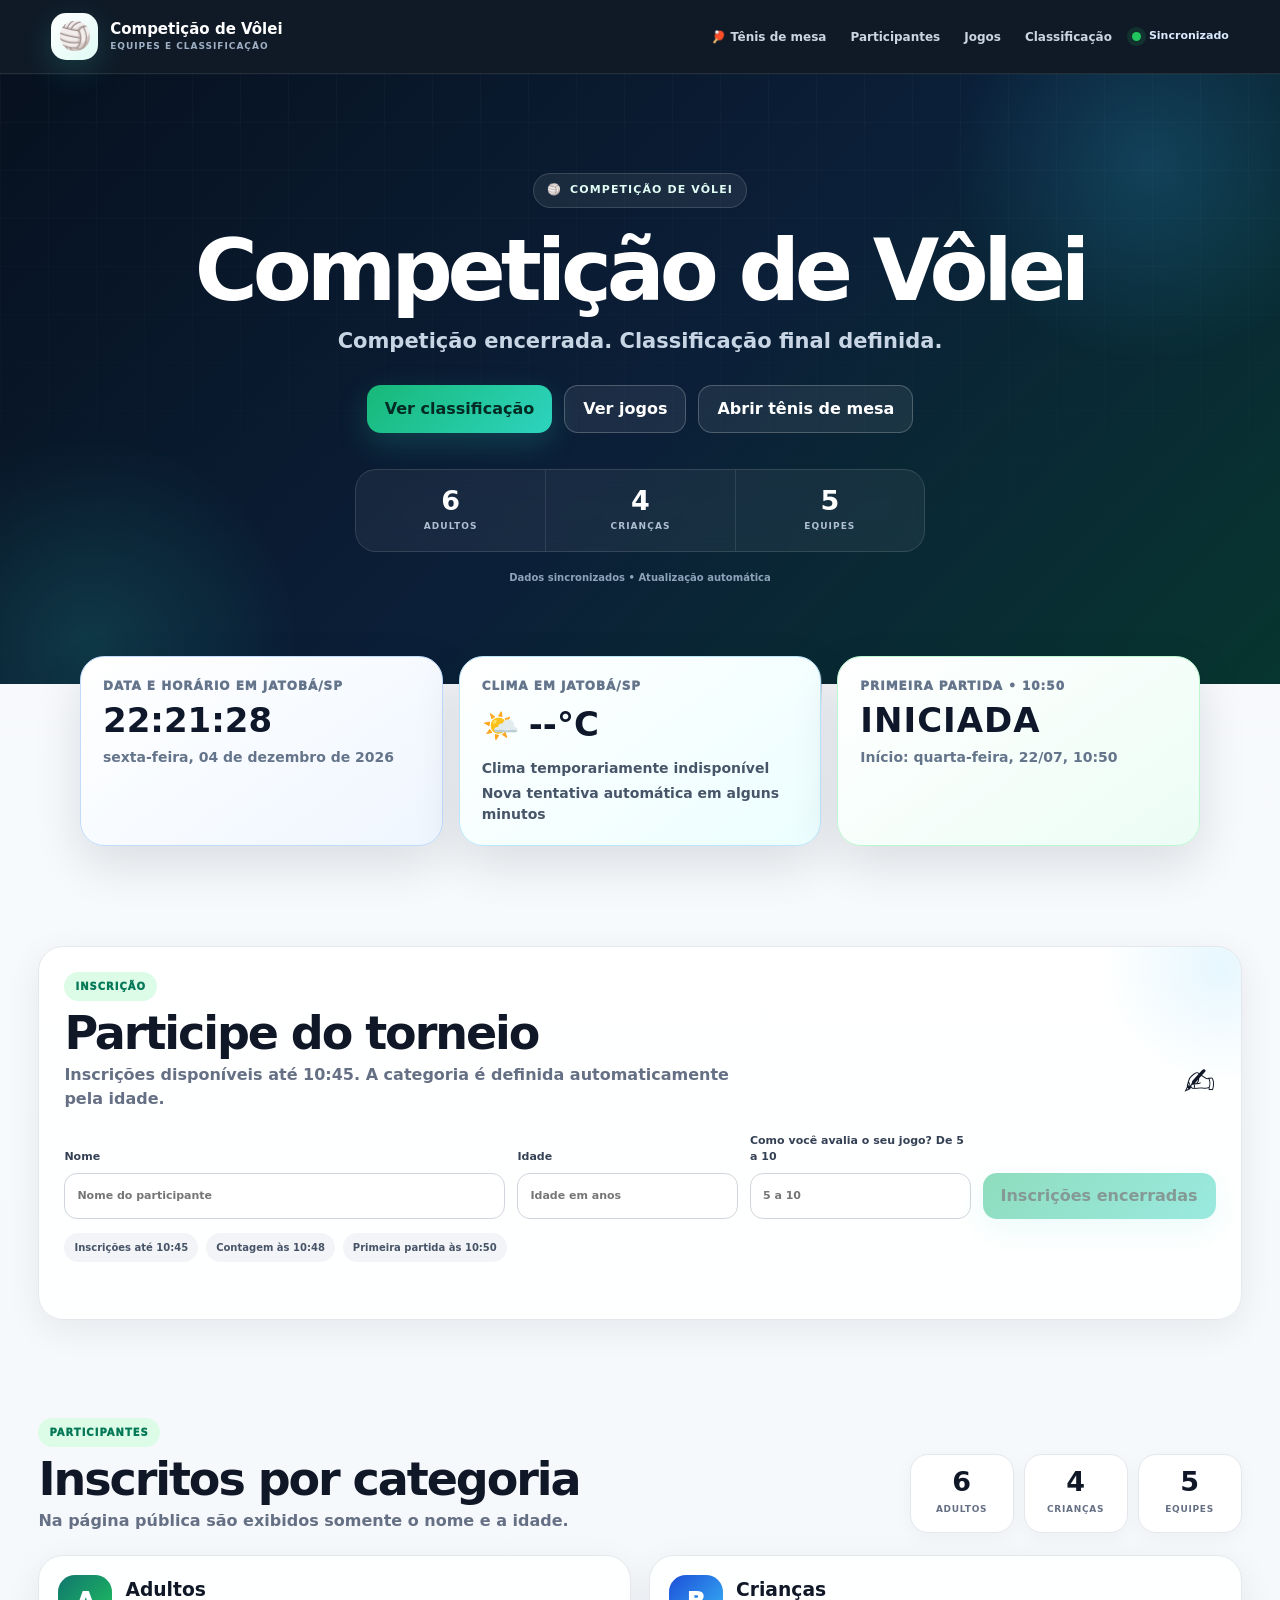
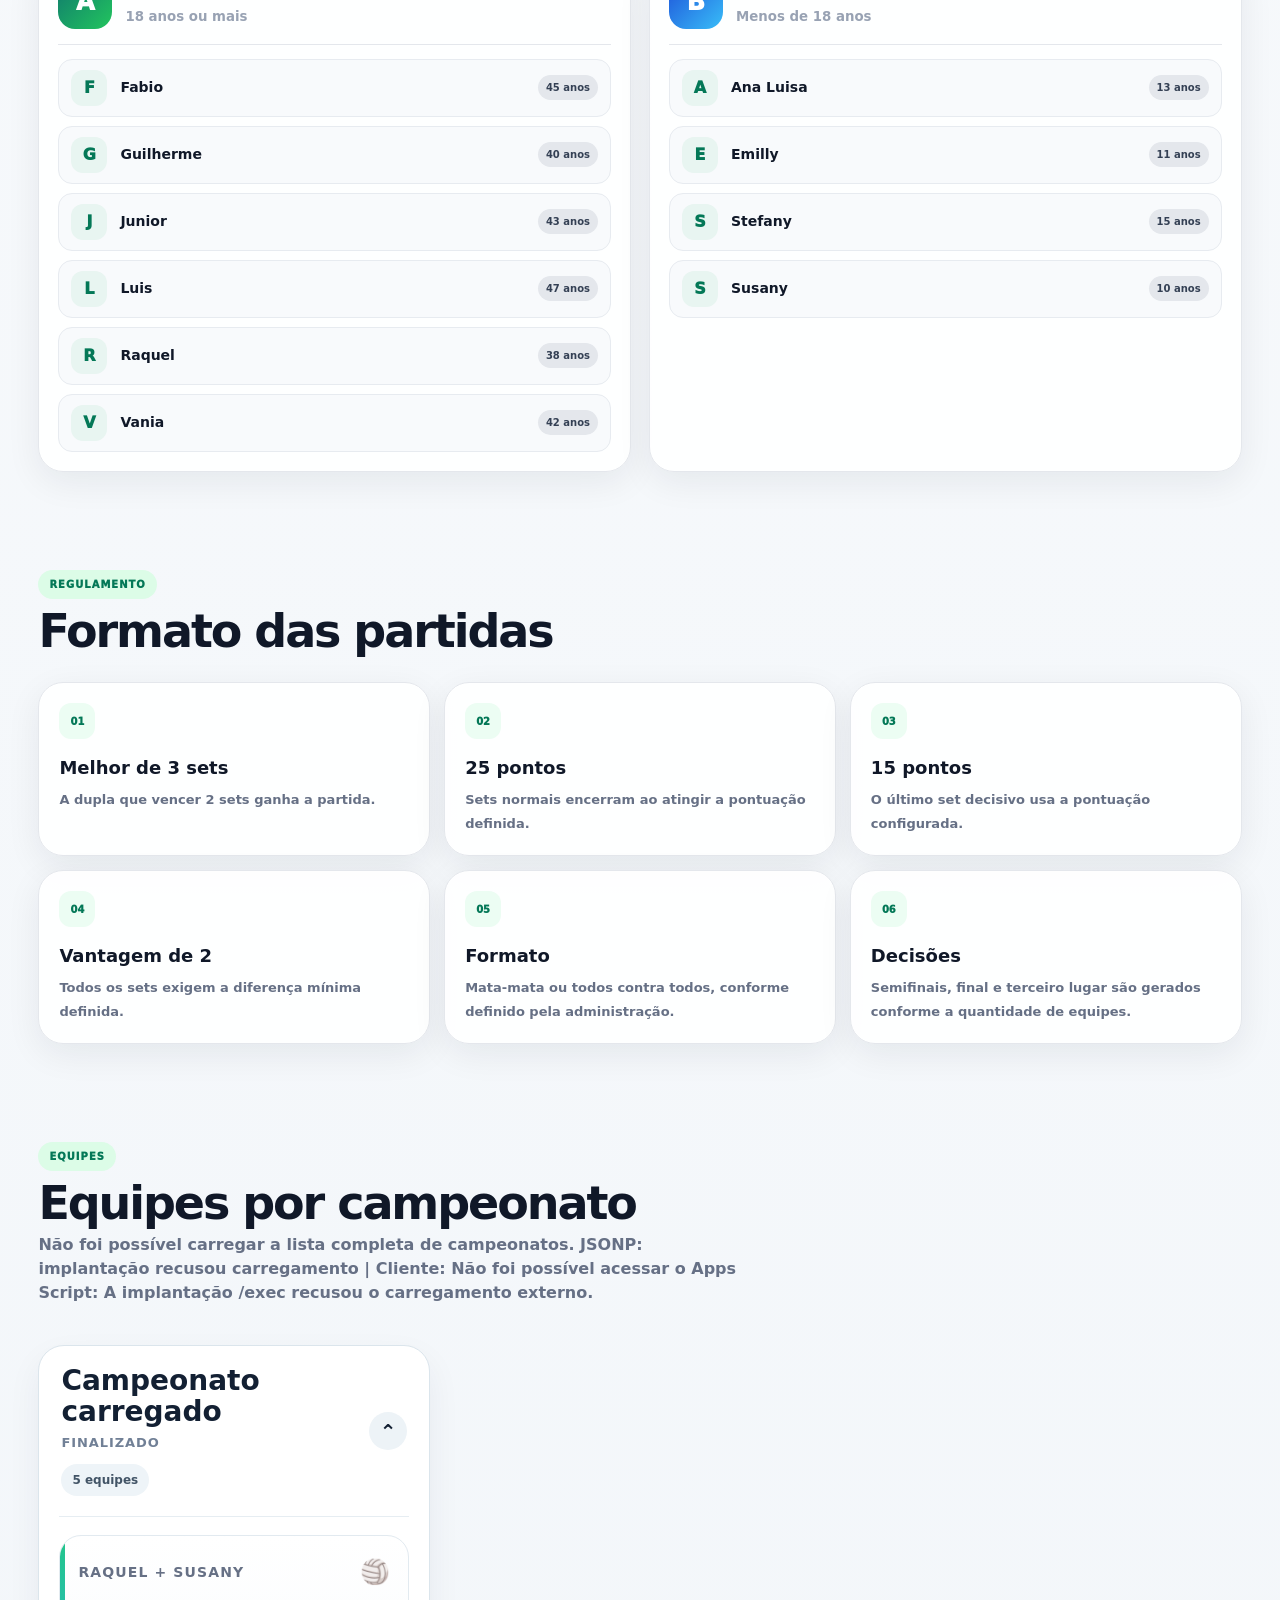
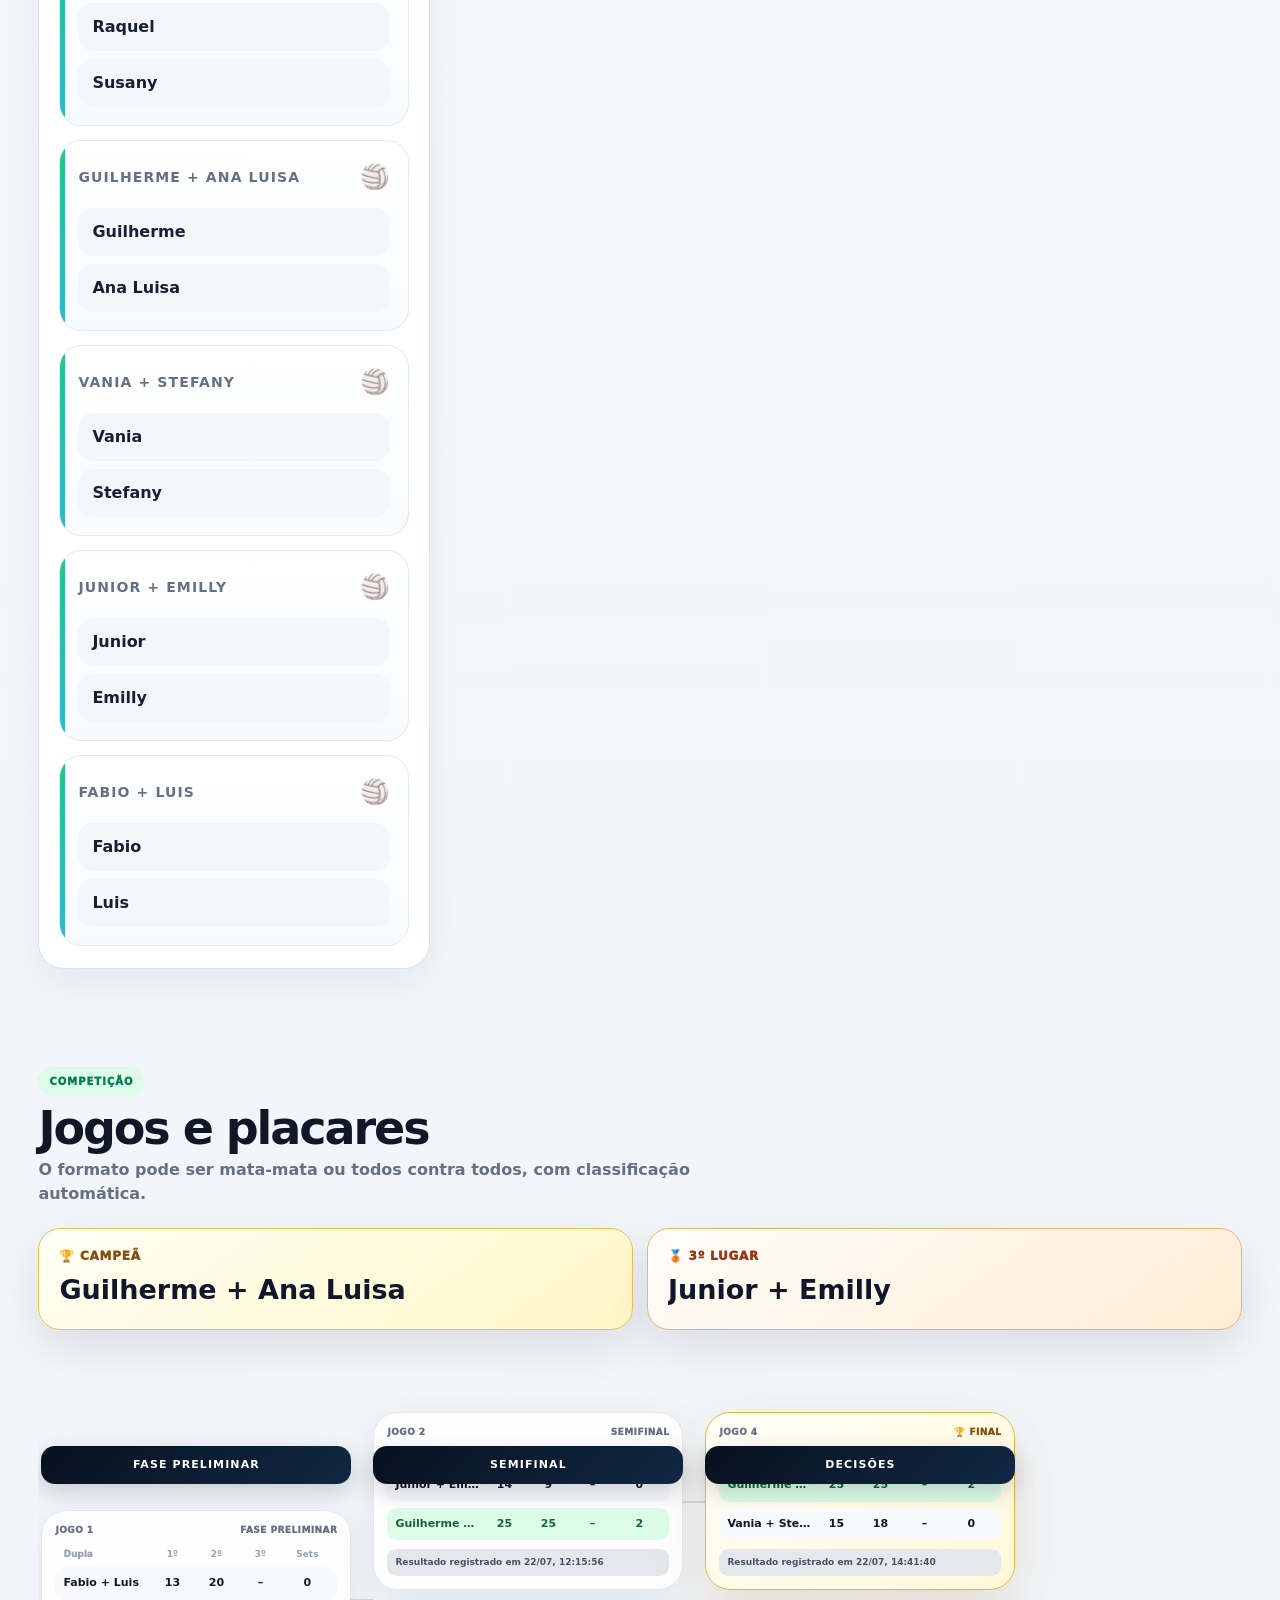
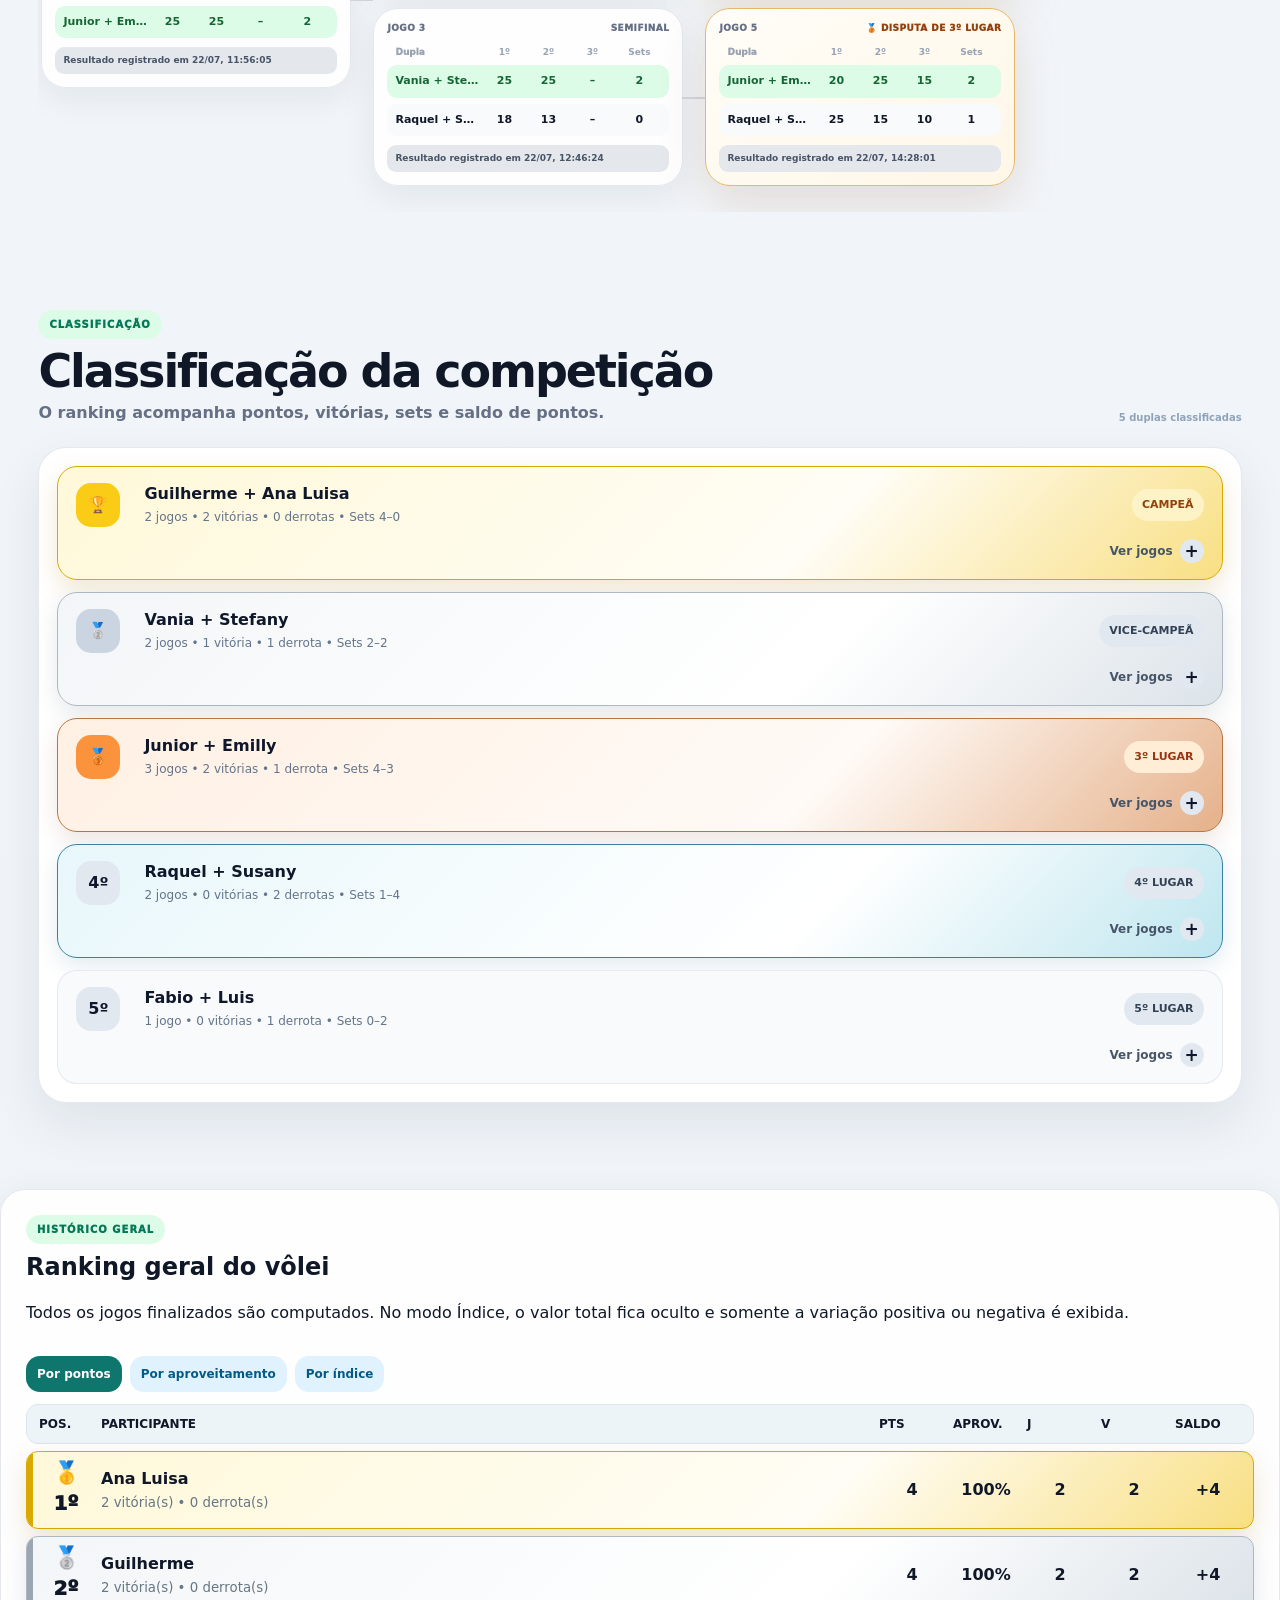
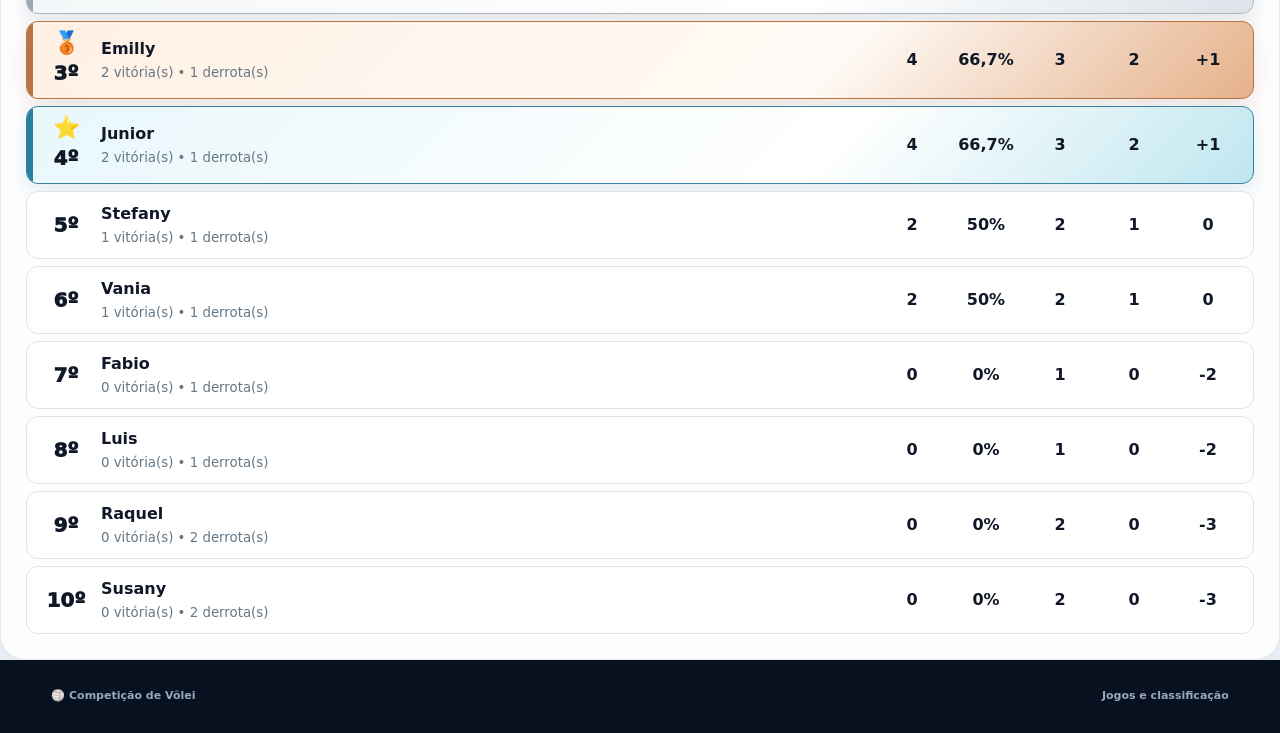
<file: index.html>
<!doctype html>
<html lang="pt-BR">
<head>
  <meta charset="utf-8"><meta name="viewport" content="width=device-width,initial-scale=1,viewport-fit=cover"><meta name="theme-color" content="#07111f"><meta name="description" content="Inscrição, equipes, jogos, classificação e placares das competições de vôlei."><meta http-equiv="Cache-Control" content="no-cache, no-store, must-revalidate">
  <title>Competição de Vôlei</title>
  <link rel="stylesheet" href="assets/style.css?v=20260723-1645"><link rel="stylesheet" href="assets/mobile-bracket-fix.css?v=20260723-1645"><link rel="stylesheet" href="assets/event-live.css?v=20260723-1645"><link rel="stylesheet" href="assets/rating-v011.css?v=20260723-1645"><link rel="stylesheet" href="assets/final-ranking-v014.css?v=20260723-1645"><link rel="stylesheet" href="assets/dynamic-rules-v015.css?v=20260723-1645"><link rel="stylesheet" href="assets/placar-automatico-v031.css?v=20260724-0730"><link rel="stylesheet" href="assets/equipes-por-campeonato-v032.css?v=20260724-0815">
</head>
<body data-page="public">
<header class="topbar public-topbar"><a class="brand" href="./"><span class="brand-ball">🏐</span><span class="brand-copy"><strong>Competição de Vôlei</strong><small>Equipes e classificação</small></span></a><nav class="public-nav" aria-label="Navegação principal"><a href="./tenis-mesa.html">🏓 Tênis de mesa</a><a href="#participantes">Participantes</a><a href="#chaveamento">Jogos</a><a href="#classificacao">Classificação</a></nav><div class="status"><span id="connectionDot" class="status-dot"></span><span id="connectionText">Carregando...</span></div></header>
<main>
<section class="hero hero-pro"><div class="hero-glow hero-glow-one"></div><div class="hero-glow hero-glow-two"></div><div class="hero-content"><div class="hero-badge"><span>🏐</span> Competição de vôlei</div><h1 id="eventTitle">Competição de Vôlei</h1><p id="eventMessage">Inscrições abertas para adultos e crianças.</p><div class="hero-actions"><a class="btn primary" href="#classificacao">Ver classificação</a><a class="btn ghost" href="#chaveamento">Ver jogos</a><a class="btn ghost" href="./tenis-mesa.html">Abrir tênis de mesa</a></div><div class="hero-stats" aria-label="Resumo do torneio"><article><strong id="countAHero">0</strong><span>Adultos</span></article><article><strong id="countBHero">0</strong><span>Crianças</span></article><article><strong id="countTeamsHero">0</strong><span>Equipes</span></article></div><div class="audit" id="auditLine">Atualização automática</div></div></section>
<section class="live-event-section" aria-label="Informações ao vivo do evento"><div class="live-event-grid"><article class="live-event-card live-clock-card"><span class="live-label">Data e horário em Jatobá/SP</span><strong id="liveTime">--:--:--</strong><small id="liveDate">Carregando data local...</small></article><article class="live-event-card live-weather-card"><span class="live-label">Clima em Jatobá/SP</span><div class="weather-line"><span class="weather-icon" id="weatherIcon">🌤️</span><strong id="weatherTemperature">--°C</strong></div><div class="weather-details"><span id="weatherCondition">Consultando condições atuais...</span><span id="weatherWind">Vento: --</span></div></article><article class="live-event-card live-countdown-card"><span class="live-label" id="firstMatchLabel">Primeira partida</span><strong class="first-match-countdown" id="firstMatchCountdown">--:--:--</strong><small id="firstMatchTarget">Calculando o início da primeira partida...</small></article></div></section>
<section class="countdown-stage" id="countdownStage" hidden aria-live="assertive"><div class="countdown-card"><span class="countdown-kicker">Torneio ao vivo</span><div class="countdown-ball">🏐</div><h2>A primeira partida começa em</h2><strong class="countdown-clock" id="countdownClock">02:00</strong><p id="countdownMessage">Preparando as equipes e os jogos.</p><div class="countdown-progress"><span id="countdownProgress"></span></div><small>Esta página será atualizada automaticamente.</small></div></section>
<section class="section" id="inscricao"><div class="panel signup-panel"><div class="section-head"><div><span class="kicker">Inscrição</span><h2>Participe do torneio</h2><p id="registrationDescription">A categoria é definida automaticamente pela idade.</p></div><span class="panel-icon">✍️</span></div><form class="signup-grid" id="signupForm"><label>Nome<input id="signupName" maxlength="50" autocomplete="name" required placeholder="Nome do participante"></label><label>Idade<input id="signupAge" type="number" min="1" max="100" step="1" required placeholder="Idade em anos"></label><label>Como você avalia o seu jogo? De 5 a 10<input id="signupScore" type="text" inputmode="text" maxlength="3" required placeholder="5 a 10"></label><button class="btn primary" id="signupButton" type="submit">Confirmar inscrição</button></form><div class="info-chips"><span id="registrationChip">Inscrições</span><span id="countdownChip">Contagem</span><span id="firstMatchChip">Primeira partida</span></div><div class="message" id="signupMessage" aria-live="polite"></div></div></section>
<section class="section compact" id="participantes"><div class="section-head"><div><span class="kicker">Participantes</span><h2>Inscritos por categoria</h2><p>Na página pública são exibidos somente o nome e a idade.</p></div><div class="kpis"><article><strong id="countA">0</strong><span>Adultos</span></article><article><strong id="countB">0</strong><span>Crianças</span></article><article><strong id="countTeams">0</strong><span>Equipes</span></article></div></div><div class="pots"><article class="pot pot-a card"><header><span class="pot-badge">A</span><div><h3>Adultos</h3><small>18 anos ou mais</small></div></header><div class="players" id="potAList"></div></article><article class="pot pot-b card"><header><span class="pot-badge">B</span><div><h3>Crianças</h3><small>Menos de 18 anos</small></div></header><div class="players" id="potBList"></div></article></div></section>
<section class="section compact" id="regras"><div class="section-head"><div><span class="kicker">Regulamento</span><h2>Formato das partidas</h2></div></div><div class="rules"><article class="rule card"><span class="rule-number">01</span><strong id="publicBestOf">Melhor de 3 sets</strong><span id="publicSetsToWin">A equipe que vencer dois sets ganha a partida.</span></article><article class="rule card"><span class="rule-number">02</span><strong id="publicNormalPoints">25 pontos</strong><span>Sets normais encerram ao atingir a pontuação definida.</span></article><article class="rule card"><span class="rule-number">03</span><strong id="publicTiePoints">15 pontos</strong><span>O último set decisivo usa a pontuação configurada.</span></article><article class="rule card"><span class="rule-number">04</span><strong id="publicMinimumLead">Vantagem de 2</strong><span>Todos os sets exigem a diferença mínima definida.</span></article><article class="rule card"><span class="rule-number">05</span><strong>Formato</strong><span>Mata-mata ou todos contra todos, conforme definido pela administração.</span></article><article class="rule card"><span class="rule-number">06</span><strong>Decisões</strong><span>Semifinais, final e terceiro lugar são gerados conforme a quantidade de equipes.</span></article></div></section>
<section class="section compact" id="equipes"><div class="section-head"><div><span class="kicker">Equipes</span><h2>Equipes por campeonato</h2><p id="balanceSummary">Toque em um campeonato para visualizar as equipes daquela edição.</p></div></div><div class="teams" id="teamsGrid"></div></section>
<section class="section compact" id="chaveamento"><div class="section-head"><div><span class="kicker">Competição</span><h2>Jogos e placares</h2><p>O formato pode ser mata-mata ou todos contra todos, com classificação automática.</p></div></div><div class="placement-summary" id="placementSummary" hidden><article class="placement-card champion-placement"><span>🏆 Campeã</span><strong id="championName">A definir</strong></article><article class="placement-card third-placement"><span>🥉 3º lugar</span><strong id="thirdPlaceName">A definir</strong></article></div><div class="bracket-shell"><div class="bracket" id="bracket"></div></div></section>
<section class="section compact" id="classificacao" hidden><div class="section-head"><div><span class="kicker">Classificação</span><h2>Classificação da competição</h2><p>O ranking acompanha pontos, vitórias, sets e saldo de pontos.</p></div><span class="audit" id="rankingStatus"></span></div><div class="final-ranking-card"><div class="final-ranking-list" id="finalRankingRows"></div></div></section>
</main><footer class="footer"><span>🏐 Competição de Vôlei</span><span>Jogos e classificação</span></footer><div class="toast-wrap" id="toastWrap"></div>
<script src="config.js?v=20260723-1645"></script><script src="assets/core-data.js?v=20260723-1645"></script><script src="assets/tournament-bracket.js?v=20260723-1645"></script><script src="assets/draw-tiebreak-v012.js?v=20260723-1645"></script><script src="assets/compact-bracket-v014.js?v=20260723-1645"></script><script src="assets/bracket-7-v015.js?v=20260723-1645"></script><script src="assets/tournament-score.js?v=20260723-1645"></script><script src="assets/dynamic-score-v015.js?v=20260723-1645"></script><script src="assets/tournament-api.js?v=20260723-1645"></script><script src="assets/datetime-fix-v015.js?v=20260723-1645"></script><script src="assets/rating-rule-v011.js?v=20260723-1645"></script><script src="assets/current-state-v013.js?v=20260723-1645"></script><script src="assets/public.js?v=20260723-1645"></script><script src="assets/final-ranking-v014.js?v=20260723-1645"></script><script src="assets/ranking-format-v022.js?v=20260723-1645"></script><script src="assets/dynamic-public-v015.js?v=20260724-1855"></script><script src="assets/flex-shared-v023.js?v=20260724-1040"></script><script src="assets/ranking-volei-v029.js?v=20260723-2340"></script><script src="assets/proximo-campeonato-v031.js?v=20260724-0730"></script><script src="assets/equipes-por-campeonato-v043.js?v=20260724-1415"></script>
</body></html>
</file>
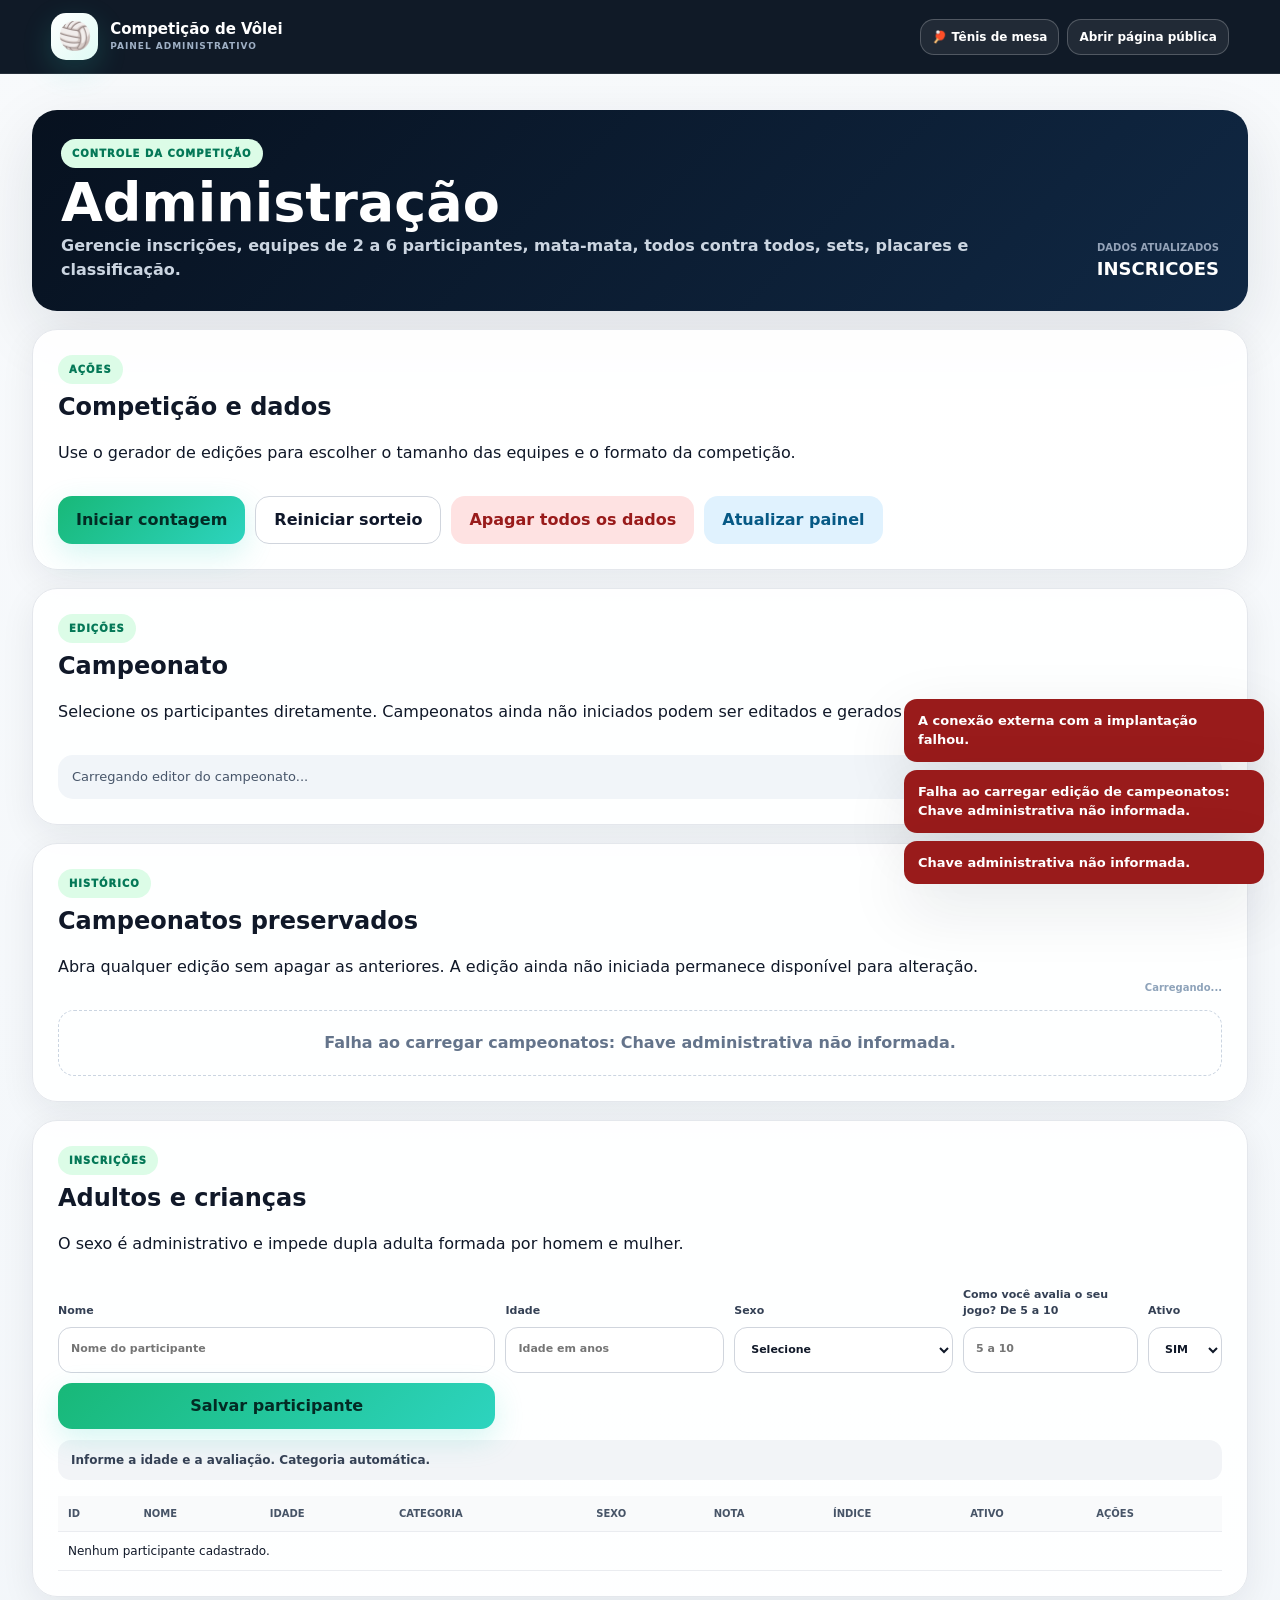
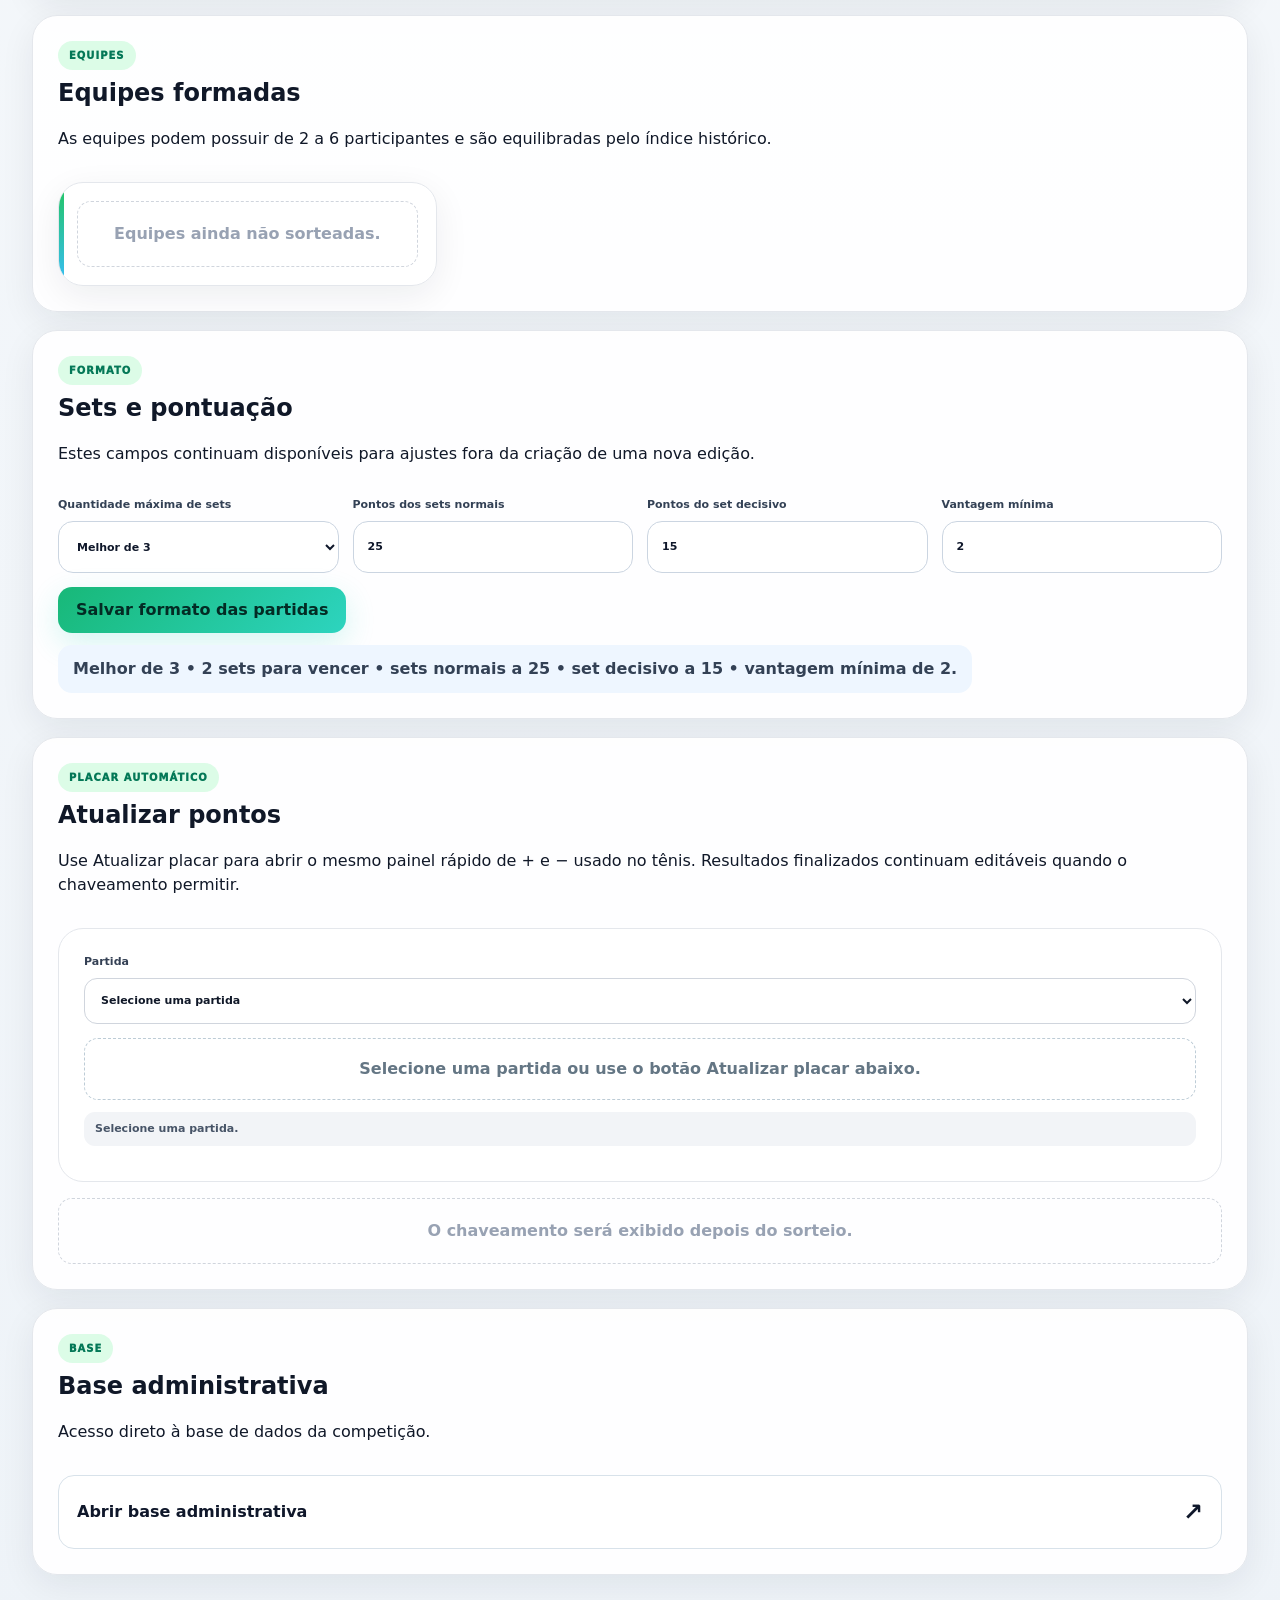
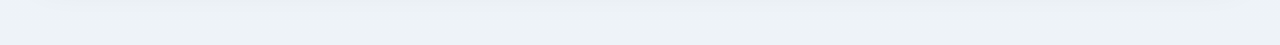
<file: admin.html>
<!doctype html>
<html lang="pt-BR">
<head>
  <meta charset="utf-8"><meta name="viewport" content="width=device-width,initial-scale=1,viewport-fit=cover"><meta name="theme-color" content="#07111f"><meta name="robots" content="noindex,nofollow"><meta http-equiv="Cache-Control" content="no-cache, no-store, must-revalidate">
  <title>Administração da Competição de Vôlei</title>
  <link rel="stylesheet" href="assets/style.css?v=20260723-1645"><link rel="stylesheet" href="assets/rating-v011.css?v=20260723-1645"><link rel="stylesheet" href="assets/dynamic-rules-v015.css?v=20260723-1645"><link rel="stylesheet" href="assets/championship-v016.css?v=20260723-1645"><link rel="stylesheet" href="assets/championship-teams-fix-v017.css?v=20260723-1645"><link rel="stylesheet" href="assets/admin-v025.css?v=20260723-2145"><link rel="stylesheet" href="assets/placar-automatico-v031.css?v=20260724-1910"><link rel="stylesheet" href="assets/volei-admin-campeonatos-v035.css?v=20260724-1015">
</head>
<body data-page="admin">
<header class="topbar"><a class="brand" href="./"><span class="brand-ball">🏐</span><span class="brand-copy"><strong>Competição de Vôlei</strong><small>Painel administrativo</small></span></a><div style="display:flex;gap:8px;flex-wrap:wrap"><a class="btn ghost small" href="./tenis-mesa-admin.html">🏓 Tênis de mesa</a><a class="btn ghost small" href="./">Abrir página pública</a></div></header>
<main class="admin-wrap">
<section class="admin-hero"><div><span class="kicker">Controle da competição</span><h1>Administração</h1><p>Gerencie inscrições, equipes de 2 a 6 participantes, mata-mata, todos contra todos, sets, placares e classificação.</p></div><div class="admin-state"><span id="adminMode">Verificando</span><strong id="adminStatus">INSCRIÇÕES</strong></div></section>
<div class="championship-viewer" id="championshipViewer" hidden><div><span>VISUALIZAÇÃO DO HISTÓRICO</span><strong id="championshipViewerName"></strong></div><button class="btn secondary small" id="backToCurrentChampionship" type="button">Voltar ao campeonato atual</button></div>
<section class="panel" style="margin-top:18px"><div class="panel-head"><div><span class="kicker">Ações</span><h2>Competição e dados</h2><p>Use o gerador de edições para escolher o tamanho das equipes e o formato da competição.</p></div></div><div style="display:flex;gap:10px;flex-wrap:wrap"><button class="btn primary" id="drawNow" type="button">Iniciar contagem</button><button class="btn light" id="resetDraw" type="button">Reiniciar sorteio</button><button class="btn danger" id="clearAll" type="button">Apagar todos os dados</button><button class="btn secondary" id="refreshAdmin" type="button">Atualizar painel</button></div></section>
<section class="panel" style="margin-top:18px"><div class="panel-head"><div><span class="kicker">Edições</span><h2>Campeonato</h2><p>Selecione os participantes diretamente. Campeonatos ainda não iniciados podem ser editados e gerados novamente.</p></div><span class="audit" id="championshipHistoryStatus">Carregando histórico...</span></div><form id="championshipForm"><div class="championship-note">Carregando editor do campeonato...</div></form><div class="championship-history-list" id="championshipHistory" style="display:none"></div></section>
<section class="panel" style="margin-top:18px"><div class="panel-head"><div><span class="kicker">Histórico</span><h2>Campeonatos preservados</h2><p>Abra qualquer edição sem apagar as anteriores. A edição ainda não iniciada permanece disponível para alteração.</p></div><span class="audit" id="v035ChampionshipsStatus">Carregando...</span></div><div id="v035Championships"><div class="v035-empty">Carregando campeonatos...</div></div></section>
<section class="panel" style="margin-top:18px"><div class="panel-head"><div><span class="kicker">Inscrições</span><h2>Adultos e crianças</h2><p>O sexo é administrativo e impede dupla adulta formada por homem e mulher.</p></div></div><form class="form-grid" id="playerForm"><input type="hidden" id="playerId"><label>Nome<input id="playerName" required maxlength="50" placeholder="Nome do participante"></label><label>Idade<input id="playerAge" required type="number" min="1" max="100" step="1" placeholder="Idade em anos"></label><label>Sexo<select id="playerSex"><option value="">Selecione</option><option value="M">Masculino</option><option value="F">Feminino</option></select></label><label>Como você avalia o seu jogo? De 5 a 10<input id="playerScore" required type="text" inputmode="text" maxlength="3" placeholder="5 a 10"></label><label>Ativo<select id="playerActive"><option value="SIM">SIM</option><option value="NAO">NÃO</option></select></label><button class="btn primary" type="submit">Salvar participante</button></form><div class="preview" id="categoryPreview">Informe a idade, o sexo e a avaliação do jogo. Categoria automática.</div><div class="table-wrap"><table><thead><tr><th>ID</th><th>Nome</th><th>Idade</th><th>Categoria</th><th>Sexo</th><th>Nota</th><th>Índice</th><th>Ativo</th><th>Ações</th></tr></thead><tbody id="playersTableBody"></tbody></table></div></section>
<section class="panel" style="margin-top:18px"><div class="panel-head"><div><span class="kicker">Equipes</span><h2>Equipes formadas</h2><p>As equipes podem possuir de 2 a 6 participantes e são equilibradas pelo índice histórico.</p></div></div><div class="teams" id="teamsPreview"></div></section>
<section class="panel" style="margin-top:18px"><div class="panel-head"><div><span class="kicker">Formato</span><h2>Sets e pontuação</h2><p>Estes campos continuam disponíveis para ajustes fora da criação de uma nova edição.</p></div></div><form id="rulesForm"><div class="rules-config-grid"><label>Quantidade máxima de sets<select id="ruleBestOf"><option value="1">1 set</option><option value="3" selected>Melhor de 3</option><option value="5">Melhor de 5</option></select></label><label>Pontos dos sets normais<input id="ruleNormalPoints" type="number" min="1" max="99" step="1" value="25"></label><label>Pontos do set decisivo<input id="ruleTiePoints" type="number" min="1" max="99" step="1" value="15"></label><label>Vantagem mínima<input id="ruleMinimumLead" type="number" min="1" max="10" step="1" value="2"></label></div><div class="rules-config-actions"><button class="btn primary" id="saveRules" type="submit">Salvar formato das partidas</button><span class="rule-summary" id="ruleSummary">Melhor de 3 • 2 sets para vencer.</span></div></form></section>
<section class="panel" style="margin-top:18px"><div class="panel-head"><div><span class="kicker">PLACAR AUTOMÁTICO</span><h2>Atualizar pontos</h2><p>Use Atualizar placar para abrir o mesmo painel rápido de + e − usado no tênis. Resultados finalizados continuam editáveis quando o chaveamento permitir.</p></div></div><form id="scoreForm" class="panel" style="box-shadow:none;margin-top:14px" novalidate><label>Partida<select id="scoreGame"><option value="">Selecione uma partida</option></select></label><div id="scoreSetsContainer" style="margin-top:14px"></div><div class="availability" id="scoreGameInfo">Selecione uma partida.</div><div class="match-control-actions"><button class="btn secondary" id="startMatch" type="button">Salvar agora</button><button class="btn primary" id="saveScore" type="submit">Confirmar placar</button></div></form><div id="matchesAdmin" style="margin-top:16px"></div></section>
<section class="panel" style="margin-top:18px"><div class="panel-head"><div><span class="kicker">Base</span><h2>Base administrativa</h2><p>Acesso direto à base de dados da competição.</p></div></div><a class="v035-base-link" id="baseAdminLinkV035" href="https://docs.google.com/spreadsheets/d/1lg0HKljL93wD5riajKbCYcShzKYW0qAVYkPTwjerVAo/edit" target="_blank" rel="noopener"><span>Abrir base administrativa</span><span>↗</span></a></section>
</main><div class="toast-wrap" id="toastWrap"></div>
<script src="config.js?v=20260723-1645"></script><script src="assets/core-data.js?v=20260723-1645"></script><script src="assets/tournament-bracket.js?v=20260723-1645"></script><script src="assets/draw-tiebreak-v012.js?v=20260723-1645"></script><script src="assets/compact-bracket-v014.js?v=20260723-1645"></script><script src="assets/bracket-7-v015.js?v=20260723-1645"></script><script src="assets/tournament-score.js?v=20260723-1645"></script><script src="assets/dynamic-score-v015.js?v=20260723-1645"></script><script src="assets/tournament-api.js?v=20260723-1645"></script><script src="assets/admin-api-v040.js?v=20260724-1245"></script><script src="assets/volei-save-v049.js?v=20260724-1910"></script><script src="assets/datetime-fix-v015.js?v=20260723-1645"></script><script src="assets/rating-rule-v011.js?v=20260723-1645"></script><script src="assets/v010-compat.js?v=20260723-1645"></script><script src="assets/admin-base.js?v=20260723-1645"></script><script src="assets/rating-admin-v011.js?v=20260723-1645"></script><script src="assets/admin-results.js?v=20260724-1300"></script><script src="assets/admin-actions.js?v=20260723-1645"></script><script src="assets/admin-tournament-actions.js?v=20260724-1005"></script><script src="assets/admin-rules-current.js?v=20260724-1208"></script><script src="assets/flex-shared-v023.js?v=20260723-2340"></script><script src="assets/admin-championship-v025.js?v=20260723-2340"></script><script src="assets/equipes-campeonato-fix-v028.js?v=20260723-2340"></script><script src="assets/sem-referencia-planilhas-v026.js?v=20260723-2340"></script><script src="assets/placar-automatico-v031.js?v=20260724-1910"></script><script src="assets/volei-admin-campeonatos-v035.js?v=20260724-1045"></script><script src="assets/excluir-campeonatos-v056.js?v=20260725-1320"></script>
</body></html>
</file>
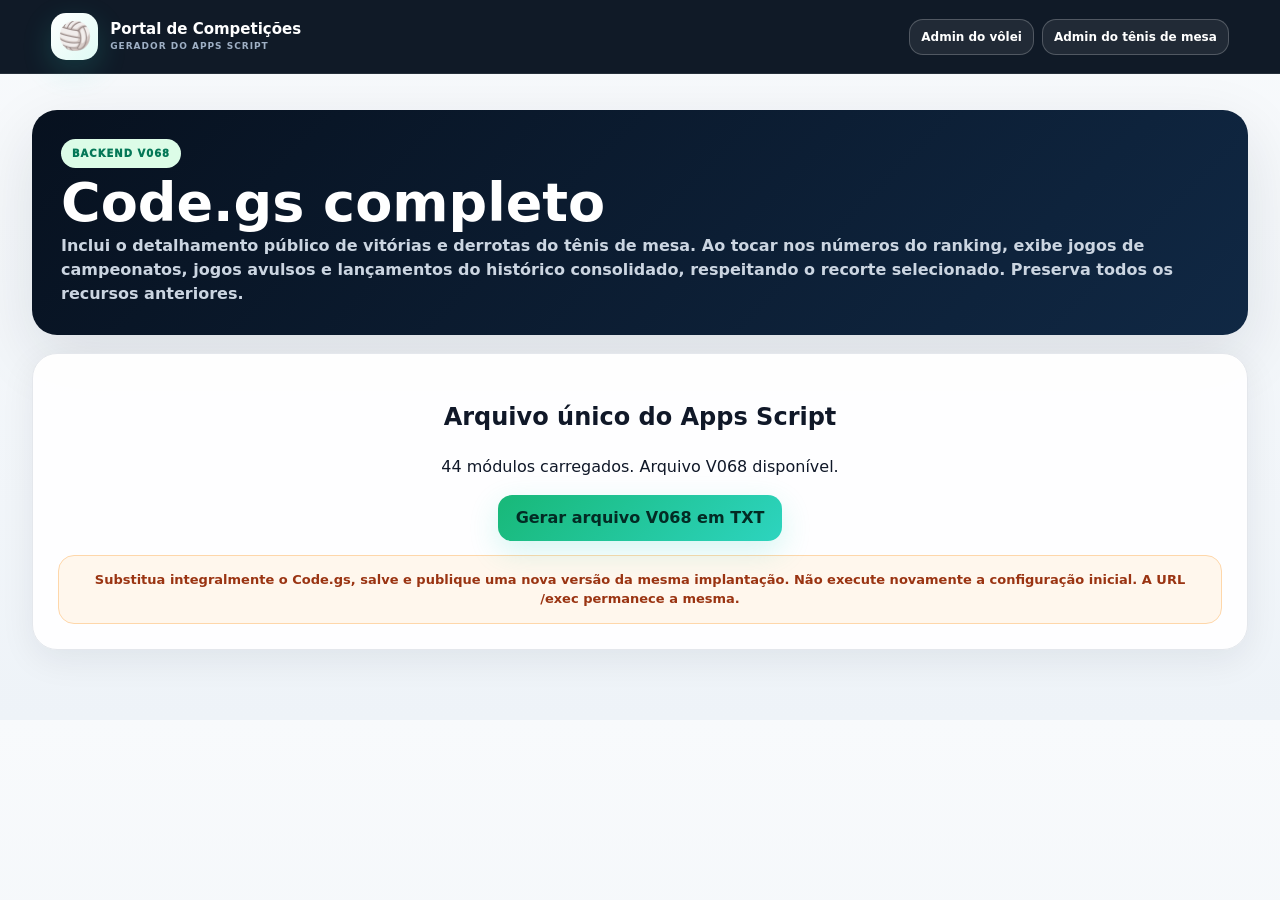
<file: baixar-code.html>
<!doctype html>
<html lang="pt-BR">
<head><meta charset="utf-8"><meta name="viewport" content="width=device-width,initial-scale=1,viewport-fit=cover"><meta name="theme-color" content="#07111f"><meta http-equiv="Cache-Control" content="no-cache, no-store, must-revalidate"><title>Code.gs V068</title><link rel="stylesheet" href="assets/style.css?v=20260725-2135"></head>
<body>
<header class="topbar"><a class="brand" href="./"><span class="brand-ball">🏐</span><span class="brand-copy"><strong>Portal de Competições</strong><small>Gerador do Apps Script</small></span></a><div style="display:flex;gap:8px;flex-wrap:wrap"><a class="btn ghost small" href="./admin.html">Admin do vôlei</a><a class="btn ghost small" href="./tenis-mesa-admin.html">Admin do tênis de mesa</a></div></header>
<main class="admin-wrap"><section class="admin-hero"><div><span class="kicker">Backend V068</span><h1>Code.gs completo</h1><p>Inclui o detalhamento público de vitórias e derrotas do tênis de mesa. Ao tocar nos números do ranking, exibe jogos de campeonatos, jogos avulsos e lançamentos do histórico consolidado, respeitando o recorte selecionado. Preserva todos os recursos anteriores.</p></div></section><section class="panel" style="margin-top:18px;text-align:center"><h2>Arquivo único do Apps Script</h2><p id="statusDownload">Carregando os módulos...</p><button class="btn primary" id="downloadButton" type="button" disabled>Gerar arquivo V068 em TXT</button><div class="rule-note">Substitua integralmente o Code.gs, salve e publique uma nova versão da mesma implantação. Não execute novamente a configuração inicial. A URL /exec permanece a mesma.</div></section></main>
<script>
(()=>{
const VERSION='V068';
const files=['Code.gs','Instalacao.gs','Automacao.gs','Cadastro.gs','Desempenho.gs','Equipes.gs','VoleiEquipesV022.gs','ChaveamentoBase.gs','ChaveamentoDados.gs','ConfiguracaoPartida.gs','VoleiCompeticaoV022.gs','SorteioExecucao.gs','SorteioAtivacao.gs','PlacarRegras.gs','PlacarRegistro.gs','VoleiResultadoV022.gs','Estado.gs','Campeonatos.gs','VoleiNovoCampeonatoV022.gs','TenisMesa.gs','FlexBaseV023.gs','VoleiFlexV023.gs','TenisFlexV023.gs','TenisStatusV023.gs','VoleiAvulsoV024.gs','TenisAvulsoV024.gs','IndiceGlobalV024.gs','RankingVoleiV029.gs','PlacarAutomaticoV031.gs','PlacarSegurancaV031.gs','EquipesPorCampeonatoV034.gs','CampeonatoAtivoV035.gs','TenisPlacarRapidoV047.gs','TenisHistoricoManualV053.gs','TenisEstadoHistoricoV053.gs','TenisEstabilidadeV054.gs','TenisPerformanceV054.gs','TenisEstadoUnificadoV054.gs','TenisHistoricoEdicaoV055.gs','ExcluirCampeonatosV056.gs','VoleiPlacarRapidoV049.gs','TenisExcluirJogosV066.gs','TenisRankingDetalhesV068.gs','PublicCampeonatosV043.gs'];
const button=document.getElementById('downloadButton'),status=document.getElementById('statusDownload');let content='';
async function load(){const parts=await Promise.all(files.map(async file=>{const response=await fetch(`apps-script/${file}?v=${Date.now()}`,{cache:'no-store'});if(!response.ok)throw new Error(`Não foi possível carregar ${file}.`);return`/* ===== ${file} ===== */\n${await response.text()}\n`;}));content=`/*\nPORTAL DE COMPETIÇÕES — APPS SCRIPT ${VERSION}\nARQUIVO ÚNICO PARA COLAR INTEGRALMENTE EM Code.gs\nGERADO EM: ${new Date().toLocaleString('pt-BR')}\n*/\n\n${parts.join('\n')}`;status.textContent=`${files.length} módulos carregados. Arquivo ${VERSION} disponível.`;button.disabled=false;}
button.addEventListener('click',()=>{const blob=new Blob([content],{type:'text/plain;charset=utf-8'}),url=URL.createObjectURL(blob),link=document.createElement('a');link.href=url;link.download=`PORTAL_COMPETICOES_CODE_GS_UNICO_${VERSION}.txt`;document.body.appendChild(link);link.click();link.remove();setTimeout(()=>URL.revokeObjectURL(url),2000);});
load().catch(error=>{status.textContent=error.message;status.style.color='#991b1b';});
})();
</script>
</body></html>
</file>
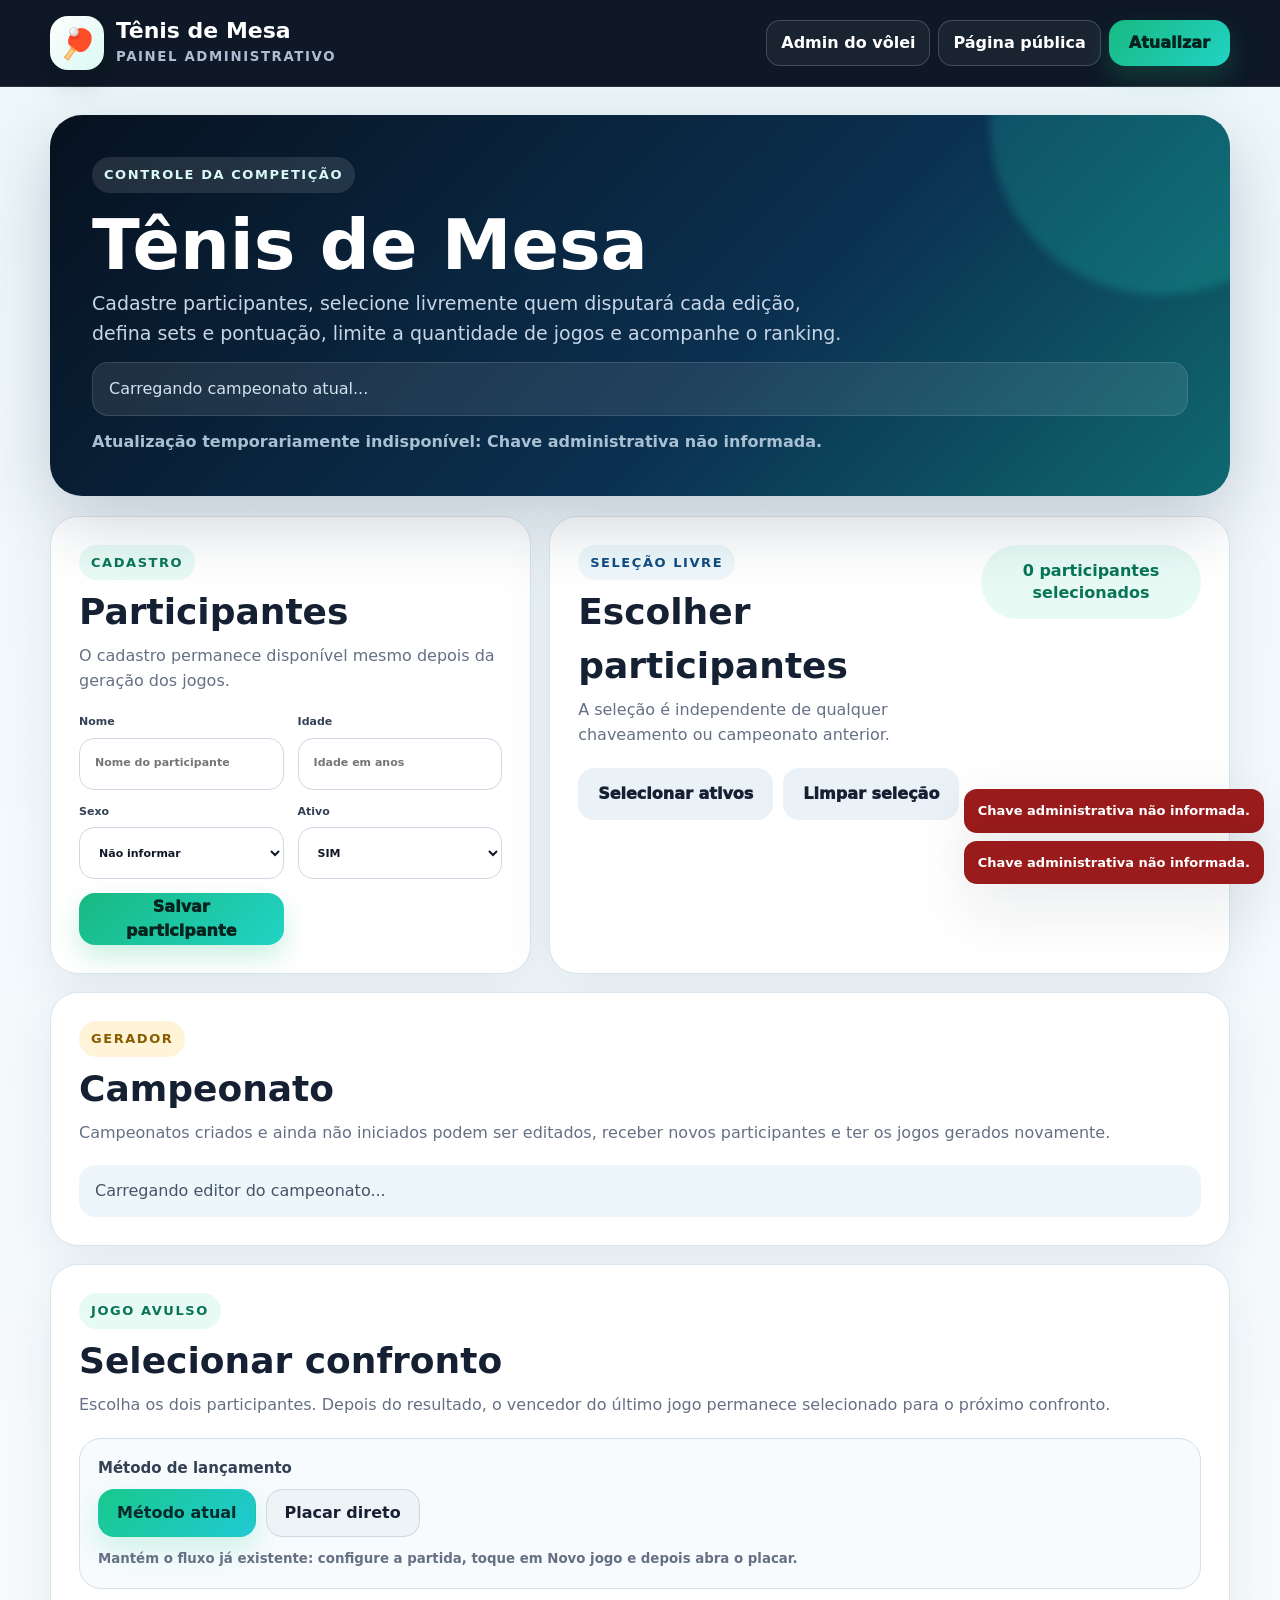
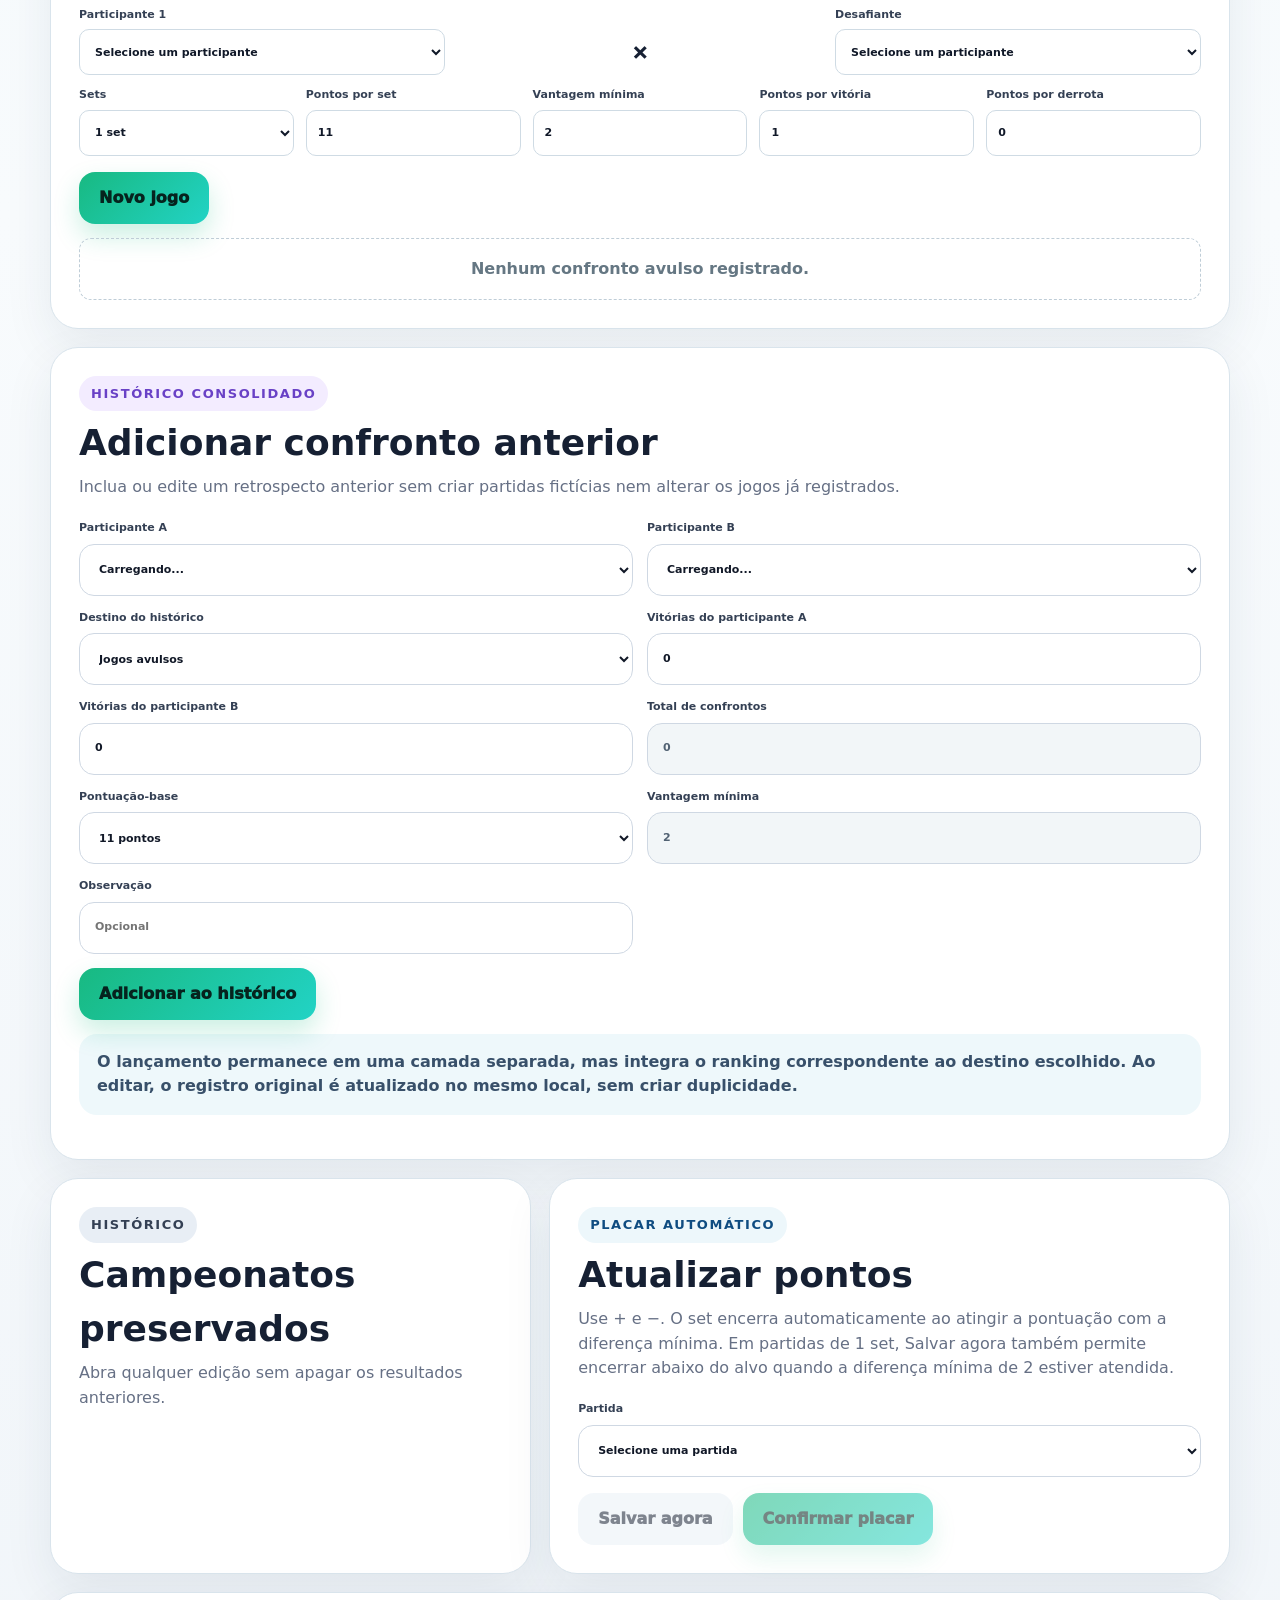
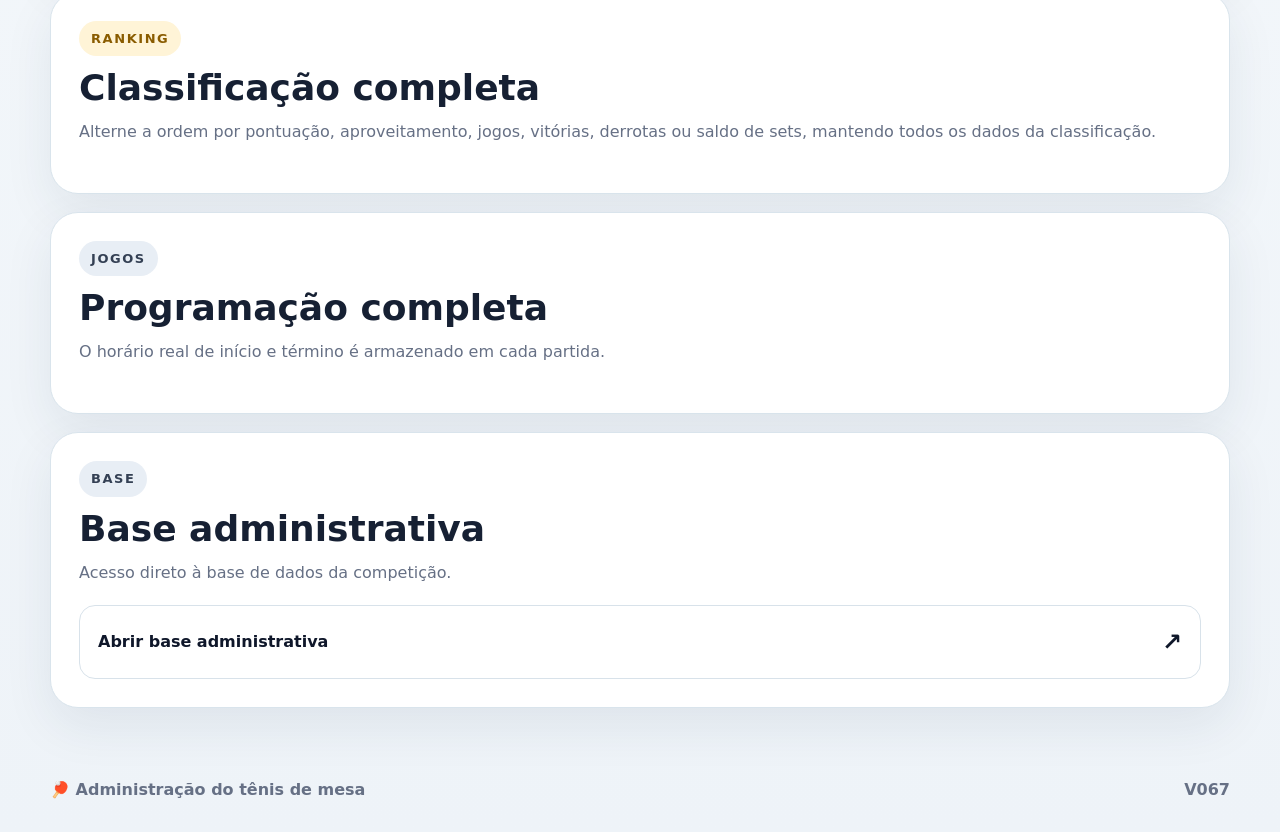
<file: tenis-mesa-admin.html>
<!doctype html>
<html lang="pt-BR">
<head>
  <meta charset="utf-8"><meta name="viewport" content="width=device-width,initial-scale=1,viewport-fit=cover"><meta name="theme-color" content="#07111f"><meta name="robots" content="noindex,nofollow"><meta http-equiv="Cache-Control" content="no-cache, no-store, must-revalidate">
  <title>Administração — Tênis de Mesa</title>
  <link rel="stylesheet" href="assets/style.css?v=20260723-1500"><link rel="stylesheet" href="assets/tenis-mesa.css?v=20260723-1715"><link rel="stylesheet" href="assets/admin-v025.css?v=20260723-2145"><link rel="stylesheet" href="assets/placar-automatico-v031.css?v=20260725-0735"><link rel="stylesheet" href="assets/tenis-confronto-v052.css?v=20260724-2215"><link rel="stylesheet" href="assets/tenis-historico-manual-v053.css?v=20260725-1015"><link rel="stylesheet" href="assets/tenis-estabilidade-v054.css?v=20260725-0735"><link rel="stylesheet" href="assets/tenis-ranking-volei-v044.css?v=20260725-1610"><link rel="stylesheet" href="assets/volei-admin-campeonatos-v035.css?v=20260724-0935"><link rel="stylesheet" href="assets/tenis-jogo-direto-v057.css?v=20260725-1405"><link rel="stylesheet" href="assets/tenis-excluir-jogos-v067.css?v=20260725-1718">
</head>
<body data-page="tenis-mesa-admin">
<header class="tm-topbar"><a class="tm-brand" href="./tenis-mesa-admin.html"><span class="tm-brand-icon">🏓</span><span class="tm-brand-copy"><strong>Tênis de Mesa</strong><small>Painel administrativo</small></span></a><nav class="tm-nav"><a href="./admin.html">Admin do vôlei</a><a href="./tenis-mesa.html">Página pública</a><button class="tm-button primary" id="tmRefresh" type="button" style="min-height:42px">Atualizar</button></nav></header>
<main class="tm-main"><section class="tm-hero"><span class="tm-kicker">Controle da competição</span><h1>Tênis de Mesa</h1><p>Cadastre participantes, selecione livremente quem disputará cada edição, defina sets e pontuação, limite a quantidade de jogos e acompanhe o ranking.</p><div class="tm-note" style="background:rgba(255,255,255,.09);color:#d3e2ef;border:1px solid rgba(255,255,255,.12)" id="tmCurrentSummary">Carregando campeonato atual...</div><div style="margin-top:14px;color:#a9bfd2;font-weight:800" id="tmAdminConnection">Carregando dados...</div></section>
<div class="tm-grid">
<section class="tm-panel tm-span-5"><div class="tm-panel-head"><div><span class="tm-kicker" style="background:#e7faf4;color:#087556">Cadastro</span><h2>Participantes</h2><p>O cadastro permanece disponível mesmo depois da geração dos jogos.</p></div></div><form class="tm-form-grid" id="tmPlayerForm"><input type="hidden" id="tmPlayerId"><label>Nome<input id="tmPlayerName" required maxlength="50" placeholder="Nome do participante"></label><label>Idade<input id="tmPlayerAge" required type="number" min="5" max="100" step="1" placeholder="Idade em anos"></label><label>Sexo<select id="tmPlayerSex"><option value="">Não informar</option><option value="M">Masculino</option><option value="F">Feminino</option></select></label><label>Ativo<select id="tmPlayerActive"><option value="SIM">SIM</option><option value="NAO">NÃO</option></select></label><button class="tm-button primary" type="submit">Salvar participante</button></form></section>
<section class="tm-panel tm-span-7"><div class="tm-panel-head"><div><span class="tm-kicker" style="background:#edf7fb;color:#0f4c81">Seleção livre</span><h2>Escolher participantes</h2><p>A seleção é independente de qualquer chaveamento ou campeonato anterior.</p></div><span class="tm-chip" id="tmSelectedCount">0 participantes selecionados</span></div><div class="tm-actions"><button class="tm-button secondary" id="tmSelectAll" type="button">Selecionar ativos</button><button class="tm-button secondary" id="tmSelectNone" type="button">Limpar seleção</button></div><div class="tm-player-list" id="tmPlayers" style="margin-top:14px"></div></section>
<section class="tm-panel tm-span-12"><div class="tm-panel-head"><div><span class="tm-kicker" style="background:#fff4d7;color:#8a5c00">Gerador</span><h2>Campeonato</h2><p>Campeonatos criados e ainda não iniciados podem ser editados, receber novos participantes e ter os jogos gerados novamente.</p></div></div><form id="tmTournamentForm"><div class="tm-note">Carregando editor do campeonato...</div><div hidden aria-hidden="true"><input id="tmTournamentName" value=""><select id="tmBestOf"><option value="3" selected>3</option></select><input id="tmSetPoints" value="11"><input id="tmMinimumLead" value="2"><input id="tmWinPoints" value="1"><input id="tmLossPoints" value="0"><input id="tmMaxGamesPlayer" value="0"><input id="tmMaxGamesTotal" value="0"><input id="tmTurns" value="1"><select id="tmAutoStart"><option value="SIM" selected>SIM</option></select><button id="tmCreateTournament" type="submit">Compatibilidade</button></div></form></section>
<section class="tm-panel tm-span-12" id="tmFreeMatchPanel"><div class="tm-panel-head"><div><span class="tm-kicker" style="background:#e7faf4;color:#087556">JOGO AVULSO</span><h2>Selecionar confronto</h2><p>Escolha os dois participantes. Depois do resultado, o vencedor do último jogo permanece selecionado para o próximo confronto.</p></div></div><div class="flex-v024-current-winner" id="tmFreeWinnerNote" hidden></div><div class="flex-v024-versus"><label><span id="tmFreePlayer1Label">Participante 1</span><select id="tmFreePlayer1"><option value="">Carregando participantes...</option></select></label><div class="versus-mark">×</div><label>Desafiante<select id="tmFreePlayer2"><option value="">Carregando participantes...</option></select></label></div><div class="flex-v023-grid" style="margin-top:12px"><label>Sets<select id="tmFreeBestOf"><option value="1" selected>1 set</option><option value="3">Melhor de 3</option><option value="5">Melhor de 5</option><option value="7">Melhor de 7</option></select></label><label>Pontos por set<input id="tmFreeSetPoints" type="number" min="1" max="99" value="11"></label><label>Vantagem mínima<input id="tmFreeMinimumLead" type="number" min="1" max="10" value="2"></label><label>Pontos por vitória<input id="tmFreeWinPoints" type="number" min="0" max="20" value="1"></label><label>Pontos por derrota<input id="tmFreeLossPoints" type="number" min="0" max="20" value="0"></label></div><div class="tm-actions"><button class="tm-button primary" id="tmFreeNewGame" type="button">Novo jogo</button></div><div class="flex-v023-free-list" id="tmFreeMatches"><div class="flex-v023-empty">Nenhum confronto avulso registrado.</div></div></section>
<section class="tm-panel tm-span-12" id="tmManualHistoryPanel"><div class="tm-panel-head"><div><span class="tm-kicker" style="background:#f3ecff;color:#6941c6">HISTÓRICO CONSOLIDADO</span><h2>Adicionar confronto anterior</h2><p>Inclua ou edite um retrospecto anterior sem criar partidas fictícias nem alterar os jogos já registrados.</p></div></div><form class="tm-form-grid" id="tmManualHistoryForm"><label>Participante A<select id="tmHistPlayerA" required><option value="">Carregando...</option></select></label><label>Participante B<select id="tmHistPlayerB" required><option value="">Carregando...</option></select></label><label>Destino do histórico<select id="tmHistOrigin" required><option value="AVULSO" selected>Jogos avulsos</option><option value="CAMPEONATO">Campeonato</option></select></label><label id="tmHistChampionshipWrap" hidden>Campeonato<select id="tmHistChampionship"><option value="">Selecione o campeonato</option></select></label><label>Vitórias do participante A<input id="tmHistWinsA" type="number" min="0" step="1" value="0" required></label><label>Vitórias do participante B<input id="tmHistWinsB" type="number" min="0" step="1" value="0" required></label><label>Total de confrontos<input class="tm53-fixed-field" id="tmHistGames" type="number" min="1" step="1" value="0" readonly></label><label>Pontuação-base<select id="tmHistBasePoints"><option value="11" selected>11 pontos</option><option value="5">5 pontos</option></select></label><label>Vantagem mínima<input class="tm53-fixed-field" type="number" value="2" readonly></label><label>Observação<input id="tmHistObservation" maxlength="120" placeholder="Opcional"></label><div class="tm53-form-actions" style="grid-column:1/-1"><button class="tm-button primary" id="tmHistSubmit" type="submit">Adicionar ao histórico</button><button class="tm-button secondary" id="tmHistCancel" type="button" hidden>Cancelar edição</button></div></form><div class="tm53-history-note">O lançamento permanece em uma camada separada, mas integra o ranking correspondente ao destino escolhido. Ao editar, o registro original é atualizado no mesmo local, sem criar duplicidade.</div><div class="tm53-history-list" id="tmManualHistoryList"></div></section>
<section class="tm-panel tm-span-5"><div class="tm-panel-head"><div><span class="tm-kicker" style="background:#e8eef5;color:#344054">Histórico</span><h2>Campeonatos preservados</h2><p>Abra qualquer edição sem apagar os resultados anteriores.</p></div></div><div class="tm-history" id="tmChampionships"></div></section>
<section class="tm-panel tm-span-7"><div class="tm-panel-head"><div><span class="tm-kicker" style="background:#edf7fb;color:#0f4c81">PLACAR AUTOMÁTICO</span><h2>Atualizar pontos</h2><p>Use + e −. O set encerra automaticamente ao atingir a pontuação com a diferença mínima. Em partidas de 1 set, Salvar agora também permite encerrar abaixo do alvo quando a diferença mínima de 2 estiver atendida.</p></div></div><form id="tmScoreForm"><label style="display:flex;flex-direction:column;gap:7px;font-weight:900">Partida<select class="tm-match-select" id="tmMatchSelect"><option value="">Selecione uma partida</option></select></label><div id="tmScoreFields"></div><div class="tm-actions"><button class="tm-button secondary" id="tmStartMatch" type="button">Salvar agora</button><button class="tm-button primary" id="tmSaveScore" type="submit">Confirmar placar</button></div></form></section>
<section class="tm-panel tm-span-12"><div class="tm-panel-head"><div><span class="tm-kicker" style="background:#fff4d7;color:#8a5c00">Ranking</span><h2>Classificação completa</h2><p>Alterne a ordem por pontuação, aproveitamento, jogos, vitórias, derrotas ou saldo de sets, mantendo todos os dados da classificação.</p></div></div><div class="tm-ranking" id="tmAdminRanking"></div></section>
<section class="tm-panel tm-span-12"><div class="tm-panel-head"><div><span class="tm-kicker" style="background:#e8eef5;color:#344054">Jogos</span><h2>Programação completa</h2><p>O horário real de início e término é armazenado em cada partida.</p></div></div><div class="tm-matches" id="tmAdminMatches"></div></section>
<section class="tm-panel tm-span-12"><div class="tm-panel-head"><div><span class="tm-kicker" style="background:#e8eef5;color:#344054">Base</span><h2>Base administrativa</h2><p>Acesso direto à base de dados da competição.</p></div></div><a class="v035-base-link" id="tmBaseAdminLinkV035" href="https://docs.google.com/spreadsheets/d/1lg0HKljL93wD5riajKbCYcShzKYW0qAVYkPTwjerVAo/edit" target="_blank" rel="noopener"><span>Abrir base administrativa</span><span>↗</span></a></section>
</div></main><footer class="tm-footer"><span>🏓 Administração do tênis de mesa</span><span>V067</span></footer><div class="toast-wrap" id="toastWrap"></div>
<script src="config.js?v=20260723-1500"></script><script src="assets/tenis-mesa-api.js?v=20260724-1910"></script><script src="assets/tenis-save-v045.js?v=20260724-2245"></script><script src="assets/tenis-mesa-admin.js?v=20260725-1452"></script><script src="assets/flex-shared-v023.js?v=20260725-1610"></script><script src="assets/tenis-admin-v027.js?v=20260723-2340"></script><script src="assets/sem-referencia-planilhas-v026.js?v=20260725-1525"></script><script src="assets/placar-automatico-v031.js?v=20260725-0735"></script><script src="assets/tenis-confronto-v052.js?v=20260724-2215"></script><script src="assets/tenis-finalizacao-manual-v053.js?v=20260725-0735"></script><script src="assets/tenis-historico-manual-v053.js?v=20260725-1535"></script><script src="assets/tenis-sequencia-v045.js?v=20260725-1438"></script><script src="assets/tenis-score-buttons-v051.js?v=20260724-1955"></script><script src="assets/excluir-campeonatos-v056.js?v=20260725-1320"></script><script src="assets/tenis-jogo-direto-v057.js?v=20260725-1405"></script><script src="assets/tenis-jogo-direto-v061.js?v=20260725-1515"></script><script src="assets/tenis-ranking-ordenacao-v064.js?v=20260725-1610"></script><script src="assets/tenis-excluir-jogos-v066.js?v=20260725-1718"></script>
</body></html>
</file>
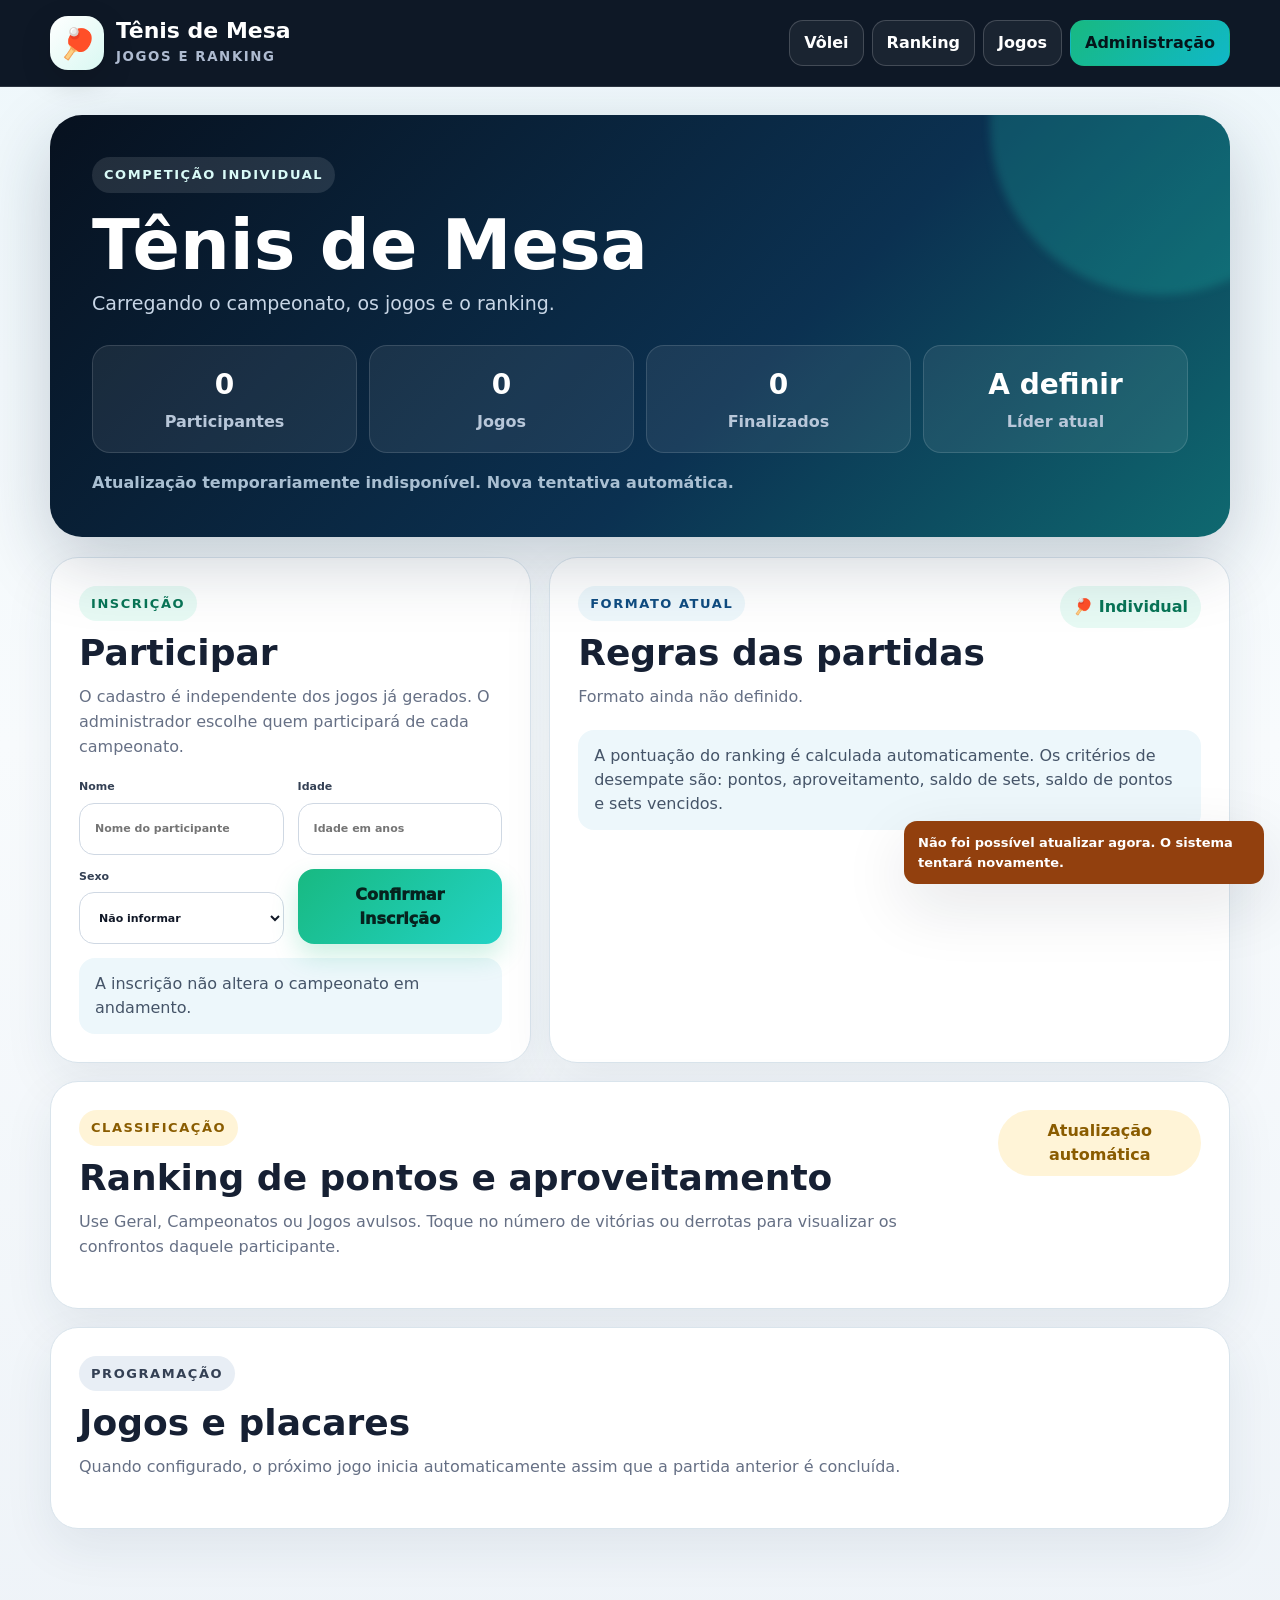
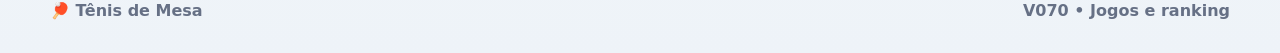
<file: tenis-mesa.html>
<!doctype html>
<html lang="pt-BR">
<head>
  <meta charset="utf-8"><meta name="viewport" content="width=device-width,initial-scale=1,viewport-fit=cover"><meta name="theme-color" content="#07111f"><meta name="description" content="Inscrições, jogos, placares e ranking do campeonato de tênis de mesa."><meta http-equiv="Cache-Control" content="no-cache, no-store, must-revalidate">
  <title>Tênis de Mesa — Jogos e Ranking</title>
  <link rel="stylesheet" href="assets/style.css?v=20260723-1500"><link rel="stylesheet" href="assets/tenis-mesa.css?v=20260723-1715"><link rel="stylesheet" href="assets/flex-rankings-v023.css?v=20260723-2340"><link rel="stylesheet" href="assets/placar-automatico-v031.css?v=20260724-1910"><link rel="stylesheet" href="assets/tenis-ranking-volei-v044.css?v=20260724-1705"><link rel="stylesheet" href="assets/tenis-estabilidade-v054.css?v=20260725-0810"><link rel="stylesheet" href="assets/tenis-ranking-detalhes-v068.css?v=20260725-2245">
</head>
<body data-page="tenis-mesa-public">
<header class="tm-topbar"><a class="tm-brand" href="./tenis-mesa.html"><span class="tm-brand-icon">🏓</span><span class="tm-brand-copy"><strong>Tênis de Mesa</strong><small>Jogos e ranking</small></span></a><nav class="tm-nav" aria-label="Navegação"><a href="./">Vôlei</a><a href="#ranking">Ranking</a><a href="#jogos">Jogos</a><a class="primary" href="./tenis-mesa-admin.html">Administração</a></nav></header>
<main class="tm-main">
<section class="tm-hero"><span class="tm-kicker">Competição individual</span><h1 id="tmChampionshipName">Tênis de Mesa</h1><p id="tmChampionshipMessage">Carregando o campeonato, os jogos e o ranking.</p><div class="tm-hero-stats"><article><strong id="tmParticipantCount">0</strong><span>Participantes</span></article><article><strong id="tmGameCount">0</strong><span>Jogos</span></article><article><strong id="tmFinishedCount">0</strong><span>Finalizados</span></article><article><strong id="tmLeader">A definir</strong><span>Líder atual</span></article></div><div style="margin-top:18px;color:#a9bfd2;font-weight:800" id="tmConnection">Carregando dados...</div></section>
<div class="tm-grid">
<section class="tm-panel tm-span-5" id="inscricao"><div class="tm-panel-head"><div><span class="tm-kicker" style="background:#e7faf4;color:#087556">Inscrição</span><h2>Participar</h2><p>O cadastro é independente dos jogos já gerados. O administrador escolhe quem participará de cada campeonato.</p></div></div><form class="tm-form-grid" id="tmSignupForm"><label>Nome<input id="tmSignupName" required maxlength="50" placeholder="Nome do participante"></label><label>Idade<input id="tmSignupAge" required type="number" min="5" max="100" step="1" placeholder="Idade em anos"></label><label>Sexo<select id="tmSignupSex"><option value="">Não informar</option><option value="M">Masculino</option><option value="F">Feminino</option></select></label><button class="tm-button primary" id="tmSignupButton" type="submit">Confirmar inscrição</button></form><div class="tm-note" id="tmSignupMessage">A inscrição não altera o campeonato em andamento.</div></section>
<section class="tm-panel tm-span-7"><div class="tm-panel-head"><div><span class="tm-kicker" style="background:#edf7fb;color:#0f4c81">Formato atual</span><h2>Regras das partidas</h2><p id="tmRules">Formato ainda não definido.</p></div><span class="tm-chip">🏓 Individual</span></div><div class="tm-note">A pontuação do ranking é calculada automaticamente. Os critérios de desempate são: pontos, aproveitamento, saldo de sets, saldo de pontos e sets vencidos.</div></section>
<section class="tm-panel tm-span-12" id="ranking"><div class="tm-panel-head"><div><span class="tm-kicker" style="background:#fff4d7;color:#8a5c00">Classificação</span><h2>Ranking de pontos e aproveitamento</h2><p>Use Geral, Campeonatos ou Jogos avulsos. Toque no número de vitórias ou derrotas para visualizar os confrontos daquele participante.</p></div><span class="tm-chip warn">Atualização automática</span></div><div class="tm-ranking" id="tmRanking"></div></section>
<section class="tm-panel tm-span-12" id="jogos"><div class="tm-panel-head"><div><span class="tm-kicker" style="background:#e8eef5;color:#344054">Programação</span><h2>Jogos e placares</h2><p>Quando configurado, o próximo jogo inicia automaticamente assim que a partida anterior é concluída.</p></div></div><div class="tm-matches" id="tmMatches"></div></section>
</div></main>
<footer class="tm-footer"><span>🏓 Tênis de Mesa</span><span>V070 • Jogos e ranking</span></footer><div class="toast-wrap" id="toastWrap"></div>
<script src="config.js?v=20260723-1500"></script><script src="assets/tenis-mesa-api.js?v=20260724-1910"></script><script src="assets/flex-shared-v023.js?v=20260723-2340"></script><script src="assets/tenis-public-v031.js?v=20260725-1618"></script><script src="assets/tenis-ranking-detalhes-v068.js?v=20260725-2245"></script><script src="assets/sem-referencia-planilhas-v026.js?v=20260723-2340"></script>
</body></html>
</file>
<file: assets/style.css>
:root{--bg:#f4f7fb;--panel:#fff;--ink:#101828;--muted:#667085;--line:#e4e7ec;--navy:#07111f;--navy2:#0e223d;--cyan:#2dd4bf;--blue:#38bdf8;--green:#22c55e;--gold:#f59e0b;--red:#dc2626;--shadow:0 22px 65px rgba(15,23,42,.11);--soft-shadow:0 10px 35px rgba(15,23,42,.07)}*{box-sizing:border-box}html{scroll-behavior:smooth}body{margin:0;background:linear-gradient(180deg,#f8fafc 0,#eef3f8 100%);color:var(--ink);font-family:Inter,ui-sans-serif,system-ui,-apple-system,BlinkMacSystemFont,"Segoe UI",sans-serif;line-height:1.5}a{color:inherit;text-decoration:none}button,input,select{font:inherit}button{cursor:pointer}[hidden]{display:none!important}.topbar{position:sticky;top:0;z-index:70;display:flex;align-items:center;justify-content:space-between;gap:20px;min-height:74px;padding:11px clamp(16px,4vw,54px);background:rgba(7,17,31,.96);color:#fff;border-bottom:1px solid rgba(255,255,255,.09);backdrop-filter:blur(18px)}.brand{display:flex;align-items:center;gap:12px}.brand-ball{width:47px;height:47px;border-radius:15px;display:grid;place-items:center;background:linear-gradient(135deg,#fff,#dffaf4);font-size:27px;box-shadow:0 10px 30px rgba(45,212,191,.18)}.brand-copy{display:flex;flex-direction:column;line-height:1.08}.brand-copy strong{font-size:15px}.brand-copy small{margin-top:5px;color:#9fb0c5;font-size:9px;font-weight:900;text-transform:uppercase;letter-spacing:.11em}.public-nav{display:flex;align-items:center;gap:24px;margin-left:auto}.public-nav a{color:#cbd5e1;font-size:12px;font-weight:850;transition:.2s}.public-nav a:hover{color:#fff}.status{display:flex;align-items:center;gap:8px;color:#dbeafe;font-size:11px;font-weight:850}.status-dot{width:9px;height:9px;border-radius:50%;background:#94a3b8;box-shadow:0 0 0 5px rgba(148,163,184,.12)}.status-dot.ok{background:#22c55e;box-shadow:0 0 0 5px rgba(34,197,94,.14)}.status-dot.warn{background:#f59e0b;box-shadow:0 0 0 5px rgba(245,158,11,.14)}.btn{border:0;border-radius:14px;min-height:46px;padding:11px 18px;font-weight:900;display:inline-flex;align-items:center;justify-content:center;gap:8px;transition:.2s}.btn:hover{transform:translateY(-1px);filter:brightness(1.04)}.btn:disabled{cursor:not-allowed;opacity:.48;transform:none}.btn.primary{background:linear-gradient(135deg,#18b878,#2dd4bf);color:#032b24;box-shadow:0 10px 30px rgba(45,212,191,.2)}.btn.secondary{background:#e0f2fe;color:#075985}.btn.ghost{background:rgba(255,255,255,.07);color:#fff;border:1px solid rgba(255,255,255,.22)}.btn.light{background:#fff;color:#0f172a;border:1px solid #d0d5dd}.btn.danger{background:#fee2e2;color:#991b1b}.btn.full{width:100%}.btn.small{min-height:36px;padding:7px 11px;font-size:12px}.hero{position:relative;overflow:hidden}.hero-pro{min-height:610px;display:grid;place-items:center;padding:88px 20px;color:#fff;background:linear-gradient(135deg,#07111f 0,#0b1f38 52%,#07352f 100%)}.hero-pro:before{content:"";position:absolute;inset:0;background-image:linear-gradient(rgba(255,255,255,.025) 1px,transparent 1px),linear-gradient(90deg,rgba(255,255,255,.025) 1px,transparent 1px);background-size:48px 48px;mask-image:linear-gradient(to bottom,#000,transparent)}.hero-glow{position:absolute;border-radius:50%;filter:blur(3px);opacity:.55}.hero-glow-one{width:420px;height:420px;right:-80px;top:-120px;background:radial-gradient(circle,rgba(56,189,248,.34),transparent 68%)}.hero-glow-two{width:440px;height:440px;left:-130px;bottom:-180px;background:radial-gradient(circle,rgba(45,212,191,.3),transparent 68%)}.hero-content{position:relative;z-index:2;width:min(100%,1000px);text-align:center}.hero-badge{display:inline-flex;align-items:center;gap:8px;padding:8px 13px;border-radius:999px;background:rgba(255,255,255,.07);border:1px solid rgba(255,255,255,.14);color:#dffcf5;font-size:11px;font-weight:900;text-transform:uppercase;letter-spacing:.1em}.hero h1{margin:22px auto 14px;max-width:920px;font-size:clamp(44px,7vw,86px);line-height:.95;letter-spacing:-.06em}.hero p{max-width:760px;margin:0 auto;color:#c8d5e5;font-size:clamp(16px,2vw,21px);font-weight:650}.hero-actions{display:flex;justify-content:center;gap:12px;flex-wrap:wrap;margin-top:28px}.hero-stats{display:grid;grid-template-columns:repeat(3,minmax(0,1fr));width:min(100%,570px);margin:36px auto 0;border:1px solid rgba(255,255,255,.12);border-radius:21px;background:rgba(255,255,255,.055);backdrop-filter:blur(14px);overflow:hidden}.hero-stats article{padding:17px 12px}.hero-stats article+article{border-left:1px solid rgba(255,255,255,.1)}.hero-stats strong{display:block;font-size:27px;line-height:1}.hero-stats span{display:block;margin-top:6px;color:#aebfd2;font-size:9px;font-weight:900;text-transform:uppercase;letter-spacing:.12em}.audit{margin-top:18px;color:#8ea3ba;font-size:10px;font-weight:800}.countdown-stage{position:fixed;inset:0;z-index:200;display:grid;place-items:center;padding:20px;background:rgba(3,10,20,.92);backdrop-filter:blur(18px)}.countdown-card{position:relative;overflow:hidden;width:min(94vw,690px);padding:48px 28px;text-align:center;border:1px solid rgba(255,255,255,.14);border-radius:34px;background:linear-gradient(145deg,#0b1d34,#072d29);color:#fff;box-shadow:0 40px 120px rgba(0,0,0,.48)}.countdown-card:before{content:"";position:absolute;inset:-40%;background:conic-gradient(from 0deg,transparent,rgba(45,212,191,.18),transparent 30%);animation:spin 7s linear infinite}.countdown-card>*{position:relative;z-index:2}.countdown-kicker{display:inline-flex;padding:7px 12px;border-radius:999px;background:rgba(45,212,191,.13);border:1px solid rgba(45,212,191,.28);color:#a7f3d0;font-size:10px;font-weight:950;text-transform:uppercase;letter-spacing:.12em}.countdown-ball{margin:16px 0 4px;font-size:70px;animation:bounce 1.1s ease-in-out infinite}.countdown-card h2{margin:4px 0 0;color:#dce8f4;font-size:22px}.countdown-clock{display:block;margin:10px 0;font-size:clamp(72px,18vw,140px);line-height:1;font-variant-numeric:tabular-nums;letter-spacing:-.07em;text-shadow:0 0 45px rgba(45,212,191,.24)}.countdown-card p{margin:0;color:#b8c8d8;font-weight:700}.countdown-progress{height:10px;margin:28px auto 17px;border-radius:999px;background:rgba(255,255,255,.09);overflow:hidden}.countdown-progress span{display:block;width:0;height:100%;border-radius:inherit;background:linear-gradient(90deg,#22c55e,#2dd4bf,#38bdf8);transition:width .7s linear}.countdown-card small{color:#8297ad;font-weight:700}.section{width:min(94vw,1280px);margin:0 auto;padding:68px 0}.section.compact{padding-top:30px}.section-head{display:flex;align-items:flex-end;justify-content:space-between;gap:24px;margin-bottom:22px}.section-head h2{margin:9px 0 5px;font-size:clamp(30px,4vw,46px);line-height:1.04;letter-spacing:-.045em}.section-head p{margin:0;max-width:700px;color:var(--muted);font-weight:650}.kicker{display:inline-flex;border-radius:999px;padding:7px 11px;background:#dcfce7;color:#047857;font-size:10px;font-weight:950;text-transform:uppercase;letter-spacing:.1em}.card,.panel{background:rgba(255,255,255,.95);border:1px solid var(--line);border-radius:25px;box-shadow:var(--soft-shadow)}.panel{padding:25px}.signup-panel{position:relative;overflow:hidden}.signup-panel:before{content:"";position:absolute;width:240px;height:240px;right:-100px;top:-100px;border-radius:50%;background:radial-gradient(circle,rgba(56,189,248,.12),transparent 70%)}.panel-icon{position:relative;font-size:38px}.signup-grid{position:relative;display:grid;grid-template-columns:2fr 1fr 1fr auto;gap:12px;align-items:end}label{display:flex;flex-direction:column;gap:7px;font-size:11px;font-weight:900;color:#344054}input,select{width:100%;min-height:46px;border:1px solid #d0d5dd;border-radius:13px;padding:10px 12px;background:#fff;color:#101828;outline:0}input:focus,select:focus{border-color:#38bdf8;box-shadow:0 0 0 4px rgba(56,189,248,.12)}.message{min-height:20px;margin-top:12px;font-size:13px;font-weight:850}.message.ok{color:#166534}.message.error{color:#991b1b}.info-chips{display:flex;flex-wrap:wrap;gap:8px;margin-top:14px}.info-chips span{border-radius:999px;padding:7px 10px;background:#f2f4f7;color:#475467;font-size:10px;font-weight:850}.kpis{display:flex;flex-wrap:wrap;gap:10px}.kpis article{min-width:104px;padding:13px 16px;text-align:center;background:#fff;border:1px solid var(--line);border-radius:18px;box-shadow:0 5px 18px rgba(15,23,42,.04)}.kpis strong{display:block;font-size:27px;line-height:1}.kpis span{font-size:9px;color:var(--muted);font-weight:900;text-transform:uppercase;letter-spacing:.08em}.pots{display:grid;grid-template-columns:repeat(2,minmax(0,1fr));gap:18px}.pot{padding:19px}.pot header{display:flex;align-items:center;gap:13px;padding-bottom:15px;border-bottom:1px solid var(--line)}.pot-badge{width:54px;height:54px;border-radius:17px;display:grid;place-items:center;color:#fff;font-size:24px;font-weight:1000}.pot-a .pot-badge{background:linear-gradient(135deg,#0f766e,#22c55e)}.pot-b .pot-badge{background:linear-gradient(135deg,#1d4ed8,#38bdf8)}.pot h3{margin:0}.pot header small{display:block;margin-top:3px;color:#98a2b3;font-weight:750}.players{display:grid;gap:9px;margin-top:14px}.player{display:grid;grid-template-columns:38px 1fr auto;align-items:center;gap:11px;padding:10px 12px;border-radius:14px;background:#f8fafc;border:1px solid #e7ebf0}.player-avatar{width:36px;height:36px;border-radius:12px;display:grid;place-items:center;background:#e8f5f1;color:#047857;font-weight:950}.player strong{font-size:14px}.age-pill{border-radius:999px;padding:5px 8px;background:#e4e7ec;color:#344054;font-size:10px;font-weight:900}.empty{padding:20px;text-align:center;color:#98a2b3;border:1px dashed #d0d5dd;border-radius:14px;font-weight:750}.rules{display:grid;grid-template-columns:repeat(3,minmax(0,1fr));gap:14px}.rule{padding:20px}.rule-number{display:inline-grid;place-items:center;width:36px;height:36px;margin-bottom:15px;border-radius:12px;background:#ecfdf3;color:#047857;font-size:10px;font-weight:950}.rule strong{display:block;font-size:18px;margin-bottom:6px}.rule>span:last-child{color:var(--muted);font-weight:650;font-size:13px}.teams{display:grid;grid-template-columns:repeat(3,minmax(0,1fr));gap:14px}.team{padding:18px;position:relative;overflow:hidden}.team:before{content:"";position:absolute;left:0;top:0;bottom:0;width:5px;background:linear-gradient(#22c55e,#38bdf8)}.team-head{display:flex;align-items:center;justify-content:space-between;gap:8px}.team-head>span:first-child{font-size:10px;font-weight:950;color:#667085;letter-spacing:.08em}.team-icon{font-size:22px}.team-members{display:grid;gap:9px;margin-top:14px}.team-member{display:flex;flex-direction:column;gap:3px;padding:11px 12px;border-radius:12px;background:#f8fafc}.member-role{color:#98a2b3;font-size:9px;font-weight:950;text-transform:uppercase;letter-spacing:.09em}.team-member strong{font-size:14px}.bracket-shell{overflow:auto;padding:6px 3px 26px}.bracket{display:flex;gap:22px;min-width:max-content;align-items:stretch}.round{width:310px;display:flex;flex-direction:column;gap:14px}.round h3{position:sticky;top:86px;z-index:3;margin:0;padding:11px 13px;border-radius:14px;background:linear-gradient(135deg,#07111f,#102844);color:#fff;text-align:center;font-size:11px;text-transform:uppercase;letter-spacing:.1em;box-shadow:0 8px 22px rgba(15,23,42,.18)}.matches{display:flex;flex-direction:column;justify-content:space-around;gap:18px;flex:1}.match{min-height:154px;padding:13px;position:relative}.match:after{content:"";position:absolute;right:-23px;top:50%;width:23px;border-top:2px solid #d0d5dd}.round:last-child .match:after{display:none}.match-top{display:flex;justify-content:space-between;gap:8px;color:#667085;font-size:9px;font-weight:950;text-transform:uppercase;letter-spacing:.05em}.score-head,.score-row{display:grid;grid-template-columns:minmax(120px,1fr) repeat(4,34px);gap:4px;align-items:center}.score-head{margin-top:10px;color:#98a2b3;font-size:9px;text-align:center;font-weight:950}.score-row{margin-top:6px;padding:8px;border-radius:10px;background:#f8fafc;font-size:11px;font-weight:800}.score-row.winner{background:#dcfce7;color:#166534}.score-row span{overflow:hidden;text-overflow:ellipsis;white-space:nowrap}.score-row b,.score-row strong{text-align:center}.match-status{display:block;margin-top:9px;border-radius:9px;padding:7px 8px;background:#e4e7ec;color:#475467;font-size:9px;font-weight:900}.admin-wrap{width:min(95vw,1280px);margin:0 auto;padding:36px 0 70px}.admin-hero{display:flex;justify-content:space-between;align-items:flex-end;gap:18px;padding:29px;border-radius:25px;background:linear-gradient(135deg,#07111f,#102844);color:#fff;box-shadow:var(--shadow)}.admin-hero h1{margin:8px 0 4px;font-size:clamp(30px,5vw,54px);line-height:1}.admin-hero p{margin:0;color:#cbd5e1;font-weight:650}.admin-state{text-align:right}.admin-state span{display:block;color:#94a3b8;font-size:10px;font-weight:900;text-transform:uppercase}.admin-state strong{font-size:18px}.panel-head{display:flex;justify-content:space-between;align-items:flex-end;gap:16px;margin-bottom:15px}.panel-head h2{margin:5px 0 0;font-size:24px}.form-grid{display:grid;grid-template-columns:2fr 1fr 1fr .8fr auto;gap:10px;align-items:end}.preview{margin-top:11px;padding:11px 13px;border-radius:13px;background:#f2f4f7;color:#344054;font-size:12px;font-weight:850}.preview strong{display:block;font-size:16px;margin-top:2px}.table-wrap{overflow:auto;margin-top:16px}table{width:100%;border-collapse:collapse;min-width:900px}td,th{padding:10px;border-bottom:1px solid #eaecf0;text-align:left;font-size:12px}th{background:#f9fafb;color:#475467;text-transform:uppercase;font-size:10px}.actions{display:flex;gap:6px}.action{border:0;border-radius:8px;padding:6px 8px;font-size:10px;font-weight:900}.action.edit{background:#e0f2fe;color:#075985}.action.delete{background:#fee2e2;color:#991b1b}.score-editor{padding:15px;margin-top:12px}.set-grid{display:grid;grid-template-columns:120px 1fr 1fr;gap:8px;align-items:end;margin-top:13px}.set-title{font-size:11px;font-weight:950;color:#475467}.set-grid input{text-align:center;font-size:18px;font-weight:950}.availability{margin:12px 0 10px;padding:9px 11px;border-radius:11px;background:#f2f4f7;color:#475467;font-size:11px;font-weight:850}.champion{padding:18px;text-align:center;border-radius:18px;background:linear-gradient(135deg,#fff7ed,#fef3c7);border:1px solid #f59e0b}.champion strong{display:block;font-size:24px;color:#92400e}.rule-note{margin-top:14px;padding:14px 16px;border-radius:16px;background:#fff7ed;border:1px solid #fed7aa;color:#9a3412;font-size:13px;font-weight:800}.footer{padding:28px clamp(18px,4vw,52px);display:flex;justify-content:space-between;gap:12px;flex-wrap:wrap;background:#07111f;color:#97a9bc;font-size:11px;font-weight:800}.toast-wrap{position:fixed;right:16px;bottom:16px;z-index:300;display:grid;gap:8px}.toast{max-width:360px;padding:12px 14px;border-radius:13px;background:#101828;color:#fff;box-shadow:var(--shadow);font-size:13px;font-weight:800}.toast.error{background:#991b1b}.toast.warn{background:#92400e}.toast.ok{background:#166534}@keyframes spin{to{transform:rotate(360deg)}}@keyframes bounce{0%,100%{transform:translateY(0) rotate(-6deg)}50%{transform:translateY(-10px) rotate(6deg)}}@media(max-width:980px){.public-nav{display:none}.form-grid,.signup-grid{grid-template-columns:1fr 1fr}.form-grid label:first-of-type,.signup-grid label:first-child{grid-column:1/-1}.form-grid button[type=submit],.signup-grid button{grid-column:1/-1}.rules,.teams{grid-template-columns:repeat(2,minmax(0,1fr))}}@media(max-width:720px){.topbar{min-height:66px;padding:9px 14px}.status{display:none}.brand-ball{width:42px;height:42px}.hero-pro{min-height:550px;padding:66px 18px}.hero h1{font-size:46px}.hero-stats{margin-top:28px}.section{width:min(92vw,1280px);padding:48px 0}.admin-hero,.section-head{align-items:flex-start;flex-direction:column}.admin-state{text-align:left}.form-grid,.pots,.rules,.signup-grid,.teams{grid-template-columns:1fr}.form-grid button[type=submit],.form-grid label:first-of-type,.signup-grid button,.signup-grid label:first-child{grid-column:auto}.kpis{width:100%}.kpis article{flex:1;min-width:85px}.set-grid{grid-template-columns:1fr 1fr}.set-title{grid-column:1/-1}.countdown-card{padding:38px 20px}.countdown-clock{font-size:86px}.score-head,.score-row{grid-template-columns:minmax(105px,1fr) repeat(4,31px)}}
</file>
<file: assets/mobile-bracket-fix.css>
/* Ajustes visuais do chaveamento, pódio e telas móveis */
#chaveamento .score-head,
#chaveamento .score-row {
  grid-template-columns: minmax(0, 1fr) repeat(4, 38px);
  column-gap: 6px;
  align-items: center;
}

/* A linha dos placares possui 8 px de preenchimento interno.
   O mesmo recuo no cabeçalho mantém 1º, 2º, 3º e Sets exatamente
   sobre as respectivas pontuações. */
#chaveamento .score-head {
  padding-inline: 8px;
}

#chaveamento .score-head > span,
#chaveamento .score-row > span {
  min-width: 0;
  text-align: left;
}

#chaveamento .score-head > b,
#chaveamento .score-row > b,
#chaveamento .score-row > strong {
  width: 100%;
  min-width: 0;
  display: grid;
  place-items: center;
  text-align: center;
  justify-self: stretch;
  font-variant-numeric: tabular-nums;
}

#chaveamento .score-head > b {
  font-variant-numeric: tabular-nums;
}

#chaveamento .third-place-match {
  border-color: #e8b86a;
  background: linear-gradient(145deg, #fffdf8, #fff7e7);
  box-shadow: 0 18px 48px rgba(146, 64, 14, .14);
}

#chaveamento .third-place-match .match-top span:last-child {
  color: #92400e;
  font-weight: 1000;
}

#chaveamento .final-match {
  border-color: #e2b93b;
  background: linear-gradient(145deg, #fffef7, #fff9d9);
  box-shadow: 0 20px 54px rgba(161, 98, 7, .16);
}

#chaveamento .final-match .match-top span:last-child {
  color: #854d0e;
  font-weight: 1000;
}

#chaveamento .bye-match {
  border-style: dashed;
  opacity: .9;
}

.placement-summary {
  display: grid;
  grid-template-columns: repeat(2, minmax(0, 1fr));
  gap: 14px;
  margin: 0 0 24px;
}

.placement-card {
  display: flex;
  flex-direction: column;
  gap: 5px;
  min-width: 0;
  padding: 18px 20px;
  border-radius: 22px;
  border: 1px solid #dbe4ef;
  background: #fff;
  box-shadow: 0 16px 40px rgba(15, 23, 42, .1);
}

.placement-card span {
  font-size: 12px;
  font-weight: 950;
  letter-spacing: .06em;
  text-transform: uppercase;
}

.placement-card strong {
  overflow: hidden;
  color: #0f172a;
  font-size: clamp(18px, 3vw, 27px);
  text-overflow: ellipsis;
  white-space: nowrap;
}

.champion-placement {
  border-color: #e7c44e;
  background: linear-gradient(145deg, #fffef4, #fff7c7);
}

.champion-placement span {
  color: #854d0e;
}

.third-placement {
  border-color: #e8b86a;
  background: linear-gradient(145deg, #fffdf8, #ffedd5);
}

.third-placement span {
  color: #9a3412;
}

@media (max-width: 700px) {
  #chaveamento {
    overflow: visible;
  }

  #chaveamento .bracket-shell {
    overflow: visible;
    padding: 0 0 20px;
  }

  #chaveamento .bracket {
    display: grid;
    grid-template-columns: minmax(0, 1fr);
    min-width: 0;
    width: 100%;
    gap: 24px;
    align-items: start;
  }

  #chaveamento .round {
    display: block;
    width: 100%;
    min-width: 0;
  }

  #chaveamento .round > h3 {
    position: relative !important;
    top: auto !important;
    left: auto !important;
    right: auto !important;
    z-index: 1 !important;
    width: 100%;
    margin: 0 0 14px !important;
    padding: 12px 16px;
    border-radius: 14px;
    transform: none !important;
  }

  #chaveamento .decisions-round > h3 {
    background: linear-gradient(135deg, #111827, #713f12);
  }

  #chaveamento .matches {
    display: grid;
    gap: 16px;
  }

  #chaveamento .match {
    min-height: 0;
    width: 100%;
    overflow: hidden;
    margin: 0;
  }

  #chaveamento .match::after,
  #chaveamento .match::before {
    display: none !important;
  }

  #chaveamento .match-top {
    position: relative;
    z-index: 0;
    margin-bottom: 10px;
  }

  #chaveamento .score-head,
  #chaveamento .score-row {
    grid-template-columns: minmax(0, 1fr) repeat(4, 34px);
    column-gap: 4px;
  }

  #chaveamento .score-head > span {
    padding-left: 4px;
  }

  #chaveamento .score-row > span {
    overflow: hidden;
    padding-right: 5px;
    text-overflow: ellipsis;
    white-space: nowrap;
  }

  .placement-summary {
    grid-template-columns: 1fr;
  }

  .placement-card {
    padding: 16px 18px;
  }
}

@media (max-width: 390px) {
  #chaveamento .score-head,
  #chaveamento .score-row {
    grid-template-columns: minmax(0, 1fr) repeat(4, 30px);
    column-gap: 2px;
  }

  #chaveamento .score-head > b,
  #chaveamento .score-row > b,
  #chaveamento .score-row > strong {
    font-size: 10px;
  }
}
</file>
<file: assets/event-live.css>
/* Painel ao vivo: horário de Jatobá/SP, clima e contagem da primeira partida */
.live-event-section {
  padding: 0 22px;
  margin: -28px auto 32px;
  position: relative;
  z-index: 5;
}

.live-event-grid {
  width: min(1120px, 100%);
  margin: 0 auto;
  display: grid;
  grid-template-columns: repeat(3, minmax(0, 1fr));
  gap: 16px;
}

.live-event-card {
  min-width: 0;
  padding: 20px 22px;
  border: 1px solid rgba(203, 213, 225, .9);
  border-radius: 24px;
  background: rgba(255, 255, 255, .96);
  box-shadow: 0 18px 48px rgba(15, 23, 42, .12);
  backdrop-filter: blur(14px);
}

.live-event-card .live-label {
  display: block;
  margin-bottom: 8px;
  color: #64748b;
  font-size: 12px;
  font-weight: 950;
  letter-spacing: .08em;
  text-transform: uppercase;
}

.live-event-card strong {
  display: block;
  color: #0f172a;
  font-size: clamp(22px, 4vw, 34px);
  line-height: 1.05;
}

.live-event-card small {
  display: block;
  margin-top: 8px;
  color: #64748b;
  font-size: 14px;
  font-weight: 750;
  line-height: 1.45;
}

.live-clock-card {
  border-color: #bfdbfe;
  background: linear-gradient(145deg, #ffffff, #eff6ff);
}

.live-weather-card {
  border-color: #bae6fd;
  background: linear-gradient(145deg, #ffffff, #ecfeff);
}

.live-countdown-card {
  border-color: #bbf7d0;
  background: linear-gradient(145deg, #ffffff, #ecfdf5);
}

.first-match-countdown {
  font-variant-numeric: tabular-nums;
  letter-spacing: .03em;
}

.weather-line {
  display: flex;
  align-items: baseline;
  gap: 10px;
  flex-wrap: wrap;
}

.weather-line .weather-icon {
  font-size: 30px;
}

.weather-details {
  display: grid;
  gap: 4px;
  margin-top: 10px;
}

.weather-details span {
  color: #475569;
  font-size: 14px;
  font-weight: 800;
}

@media (max-width: 860px) {
  .live-event-grid {
    grid-template-columns: 1fr;
  }
}

@media (max-width: 700px) {
  .live-event-section {
    margin-top: -18px;
    padding: 0 18px;
  }

  .live-event-card {
    padding: 18px;
    border-radius: 20px;
  }
}
</file>
<file: assets/rating-v011.css>
.rating-help{display:block;margin-top:8px;color:var(--muted,#64748b);font-size:12px;line-height:1.45;font-weight:600}.signup-grid label:has(.rating-help),.form-grid label:has(.rating-help){align-self:start}
</file>
<file: assets/final-ranking-v014.css>
.final-ranking-card{background:#fff;border:1px solid rgba(148,163,184,.24);border-radius:28px;padding:18px;box-shadow:0 20px 50px rgba(15,23,42,.08)}.final-ranking-list{display:grid;gap:12px}.ranking-row{overflow:hidden;border-radius:20px;background:#f8fafc;border:1px solid rgba(148,163,184,.18)}.ranking-summary{display:grid;grid-template-columns:54px minmax(0,1fr) 112px;gap:14px;align-items:center;width:100%;padding:16px 18px;border:0;background:transparent;color:inherit;text-align:left;cursor:pointer}.ranking-position{display:grid;place-items:center;width:44px;height:44px;border-radius:15px;background:#e2e8f0;font-weight:900;color:#0f172a}.ranking-team{min-width:0}.ranking-team strong{display:block;color:#0f172a;font-size:16px;line-height:1.25}.ranking-team small{display:block;margin-top:5px;color:#64748b;font-size:12px;line-height:1.4}.ranking-label{justify-self:end;padding:8px 10px;border-radius:999px;background:#e2e8f0;color:#334155;font-size:11px;font-weight:900;white-space:nowrap}.ranking-toggle{grid-column:2/4;justify-self:end;display:inline-flex;align-items:center;gap:7px;margin-top:-2px;color:#475569;font-size:12px;font-weight:900}.ranking-toggle b{display:grid;place-items:center;width:24px;height:24px;border-radius:50%;background:#e2e8f0;color:#0f172a;font-size:17px;line-height:1}.ranking-games{display:grid;gap:10px;padding:0 18px 18px}.ranking-games[hidden]{display:none}.ranking-match{padding:13px 14px;border-radius:16px;background:#fff;border:1px solid #e2e8f0}.ranking-match-head{display:flex;justify-content:space-between;gap:10px;align-items:center}.ranking-match-head strong{font-size:13px;color:#0f172a}.ranking-match-head span{padding:5px 8px;border-radius:999px;font-size:10px;font-weight:950}.ranking-match-win .ranking-match-head span{background:#dcfce7;color:#166534}.ranking-match-loss .ranking-match-head span{background:#fee2e2;color:#991b1b}.ranking-match-opponent{margin-top:7px;color:#334155;font-size:13px;font-weight:800}.ranking-match-score{margin-top:5px;color:#475569;font-size:12px;font-weight:700}.ranking-match small{display:block;margin-top:6px;color:#64748b;font-size:11px}.ranking-expanded{box-shadow:0 14px 34px rgba(15,23,42,.09)}.ranking-position-1{background:linear-gradient(135deg,#fff7d6,#fff);border-color:#f2c94c}.ranking-position-1 .ranking-position{background:#facc15}.ranking-position-1 .ranking-label{background:#fef3c7;color:#92400e}.ranking-position-2{background:linear-gradient(135deg,#eef2f7,#fff)}.ranking-position-2 .ranking-position{background:#cbd5e1}.ranking-position-3{background:linear-gradient(135deg,#ffedd5,#fff)}.ranking-position-3 .ranking-position{background:#fb923c}.ranking-position-3 .ranking-label{background:#ffedd5;color:#9a3412}.bye-match{display:none!important}@media(max-width:700px){.final-ranking-card{padding:12px;border-radius:22px}.ranking-summary{grid-template-columns:46px minmax(0,1fr);padding:14px;gap:10px}.ranking-position{width:40px;height:40px}.ranking-label{grid-column:2;justify-self:start;margin-top:-3px}.ranking-toggle{grid-column:2;justify-self:start;margin-top:3px}.ranking-team strong{font-size:15px}.ranking-team small{font-size:11px}.ranking-games{padding:0 12px 12px}.ranking-match-head{align-items:flex-start}.ranking-match-head strong{max-width:72%}}
</file>
<file: assets/dynamic-rules-v015.css>
#chaveamento .score-head,#chaveamento .score-row{grid-template-columns:minmax(0,1fr) repeat(var(--score-set-count,3),38px) 44px!important}.match-status{line-height:1.45}.match-time-detail{font-variant-numeric:tabular-nums}.rules-config-grid{display:grid;grid-template-columns:repeat(4,minmax(0,1fr));gap:14px}.rules-config-grid label{display:grid;gap:8px;font-weight:800;color:#334155}.rules-config-grid input,.rules-config-grid select{width:100%;min-height:52px;border:1px solid #cbd5e1;border-radius:15px;padding:0 14px;background:#fff;color:#0f172a;font:inherit}.rules-config-actions{display:flex;align-items:center;gap:12px;flex-wrap:wrap;margin-top:14px}.rule-summary{padding:12px 15px;border-radius:14px;background:#eef6ff;color:#334155;font-weight:750}.dynamic-set-grid{display:grid;grid-template-columns:1fr 1fr;gap:12px 16px;margin-top:14px}.dynamic-set-title{grid-column:1/-1;margin-top:5px;color:#334155;font-weight:900}.dynamic-set-grid label{display:grid;gap:7px;color:#475569;font-weight:800}.dynamic-set-grid input{width:100%;min-height:58px;border:1px solid #cbd5e1;border-radius:16px;padding:0 15px;background:#fff;color:#0f172a;font:inherit;font-size:20px;font-weight:850;text-align:center}.match-control-actions{display:grid;grid-template-columns:minmax(0,1fr) minmax(0,2fr);gap:12px;margin-top:14px}.match-started{background:#dcfce7!important;color:#166534!important}@media(max-width:760px){.rules-config-grid{grid-template-columns:1fr 1fr}.match-control-actions{grid-template-columns:1fr}#chaveamento .score-head,#chaveamento .score-row{grid-template-columns:minmax(0,1fr) repeat(var(--score-set-count,3),32px) 38px!important;column-gap:3px!important}}@media(max-width:410px){.rules-config-grid{grid-template-columns:1fr}#chaveamento .score-head,#chaveamento .score-row{grid-template-columns:minmax(0,1fr) repeat(var(--score-set-count,3),27px) 34px!important}}
</file>
<file: assets/placar-automatico-v031.css>
.pa31-scoreboard{display:grid;gap:14px;margin-top:12px}.pa31-score-head{display:flex;justify-content:space-between;gap:12px;align-items:center;padding:14px;border-radius:16px;background:#eef8fb;border:1px solid #cde3eb}.pa31-score-head strong,.pa31-score-head small{display:block}.pa31-score-head small{margin-top:4px;color:#5d7180}.pa31-sets{font-weight:950;white-space:nowrap;padding:8px 11px;border-radius:999px;background:#fff}.pa31-set-list{display:grid;gap:12px}.pa31-set{padding:14px;border:1px solid #d8e3ea;border-radius:16px;background:#fff;transition:.2s ease}.pa31-set.complete{border-color:#35a986;background:#effcf7}.pa31-set.after-finish{opacity:.48}.pa31-set header{display:flex;justify-content:space-between;gap:10px;align-items:center;margin-bottom:10px}.pa31-set header span{font-size:12px;font-weight:850;color:#647684}.pa31-side{display:grid;grid-template-columns:minmax(110px,1fr) 44px 70px 44px;gap:8px;align-items:center;margin-top:8px}.pa31-side>span{font-weight:900;min-width:0;overflow:hidden;text-overflow:ellipsis}.pa31-side button{width:44px;height:44px;border:0;border-radius:12px;background:#dce9ef;color:#102030;font-size:25px;font-weight:950;cursor:pointer}.pa31-side button:last-child{background:linear-gradient(135deg,#18b77f,#20c9c0);color:#07251f}.pa31-side input{width:70px;height:44px;border:1px solid #c5d5de;border-radius:12px;text-align:center;font-size:20px;font-weight:950;background:#fff}.pa31-save-line{display:flex;justify-content:space-between;gap:10px;align-items:center;padding:10px 12px;border-radius:13px;background:#f5f8fa}.pa31-save-line span{font-weight:850;color:#566a78}.pa31-save-line span[data-type="ok"]{color:#087556}.pa31-save-line span[data-type="error"]{color:#a51f1f}.pa31-save-line span[data-type="saving"],.pa31-save-line span[data-type="pending"]{color:#8a5c00}.pa31-save-line button{border:0;border-radius:11px;padding:10px 14px;background:#123e57;color:#fff;font-weight:900}.pa31-empty{padding:18px;border:1px dashed #bdccd6;border-radius:14px;text-align:center;color:#647684;font-weight:850}.pa31-modal{position:fixed;inset:0;z-index:10050;background:rgba(3,12,22,.74);display:flex;align-items:center;justify-content:center;padding:14px}.pa31-modal[hidden]{display:none}.pa31-modal-card{position:relative;width:min(760px,100%);max-height:94vh;overflow:auto;padding:22px 16px 16px;border-radius:20px;background:#fff;box-shadow:0 28px 90px rgba(0,0,0,.38)}.pa31-close{position:sticky;top:0;margin-left:auto;display:block;width:42px;height:42px;border:0;border-radius:50%;background:#e8eef2;font-size:25px;font-weight:900;z-index:2}.pa31-scoreboard.compact .pa31-set{padding:11px}.pa31-next-panel{margin-top:20px}.pa31-next-grid{display:grid;grid-template-columns:repeat(auto-fit,minmax(210px,1fr));gap:12px}.pa31-next-card{padding:14px;border:1px solid #d8e3ea;border-radius:16px;background:#fff}.pa31-next-card strong,.pa31-next-card small{display:block}.pa31-next-card small{margin-top:5px;color:#647684}.pa31-next-games{display:grid;gap:8px;margin-top:12px}.pa31-next-game{padding:11px 12px;border-radius:12px;background:#f2f7fa;font-weight:850}.pa31-next-status{display:inline-flex;margin-top:8px;padding:5px 9px;border-radius:999px;background:#e7faf4;color:#087556;font-size:12px;font-weight:900}@media(max-width:620px){.pa31-score-head,.pa31-save-line{align-items:stretch;flex-direction:column}.pa31-side{grid-template-columns:minmax(85px,1fr) 42px 62px 42px}.pa31-side button{width:42px;height:42px}.pa31-side input{width:62px;height:42px}.pa31-set header{align-items:flex-start;flex-direction:column}.pa31-save-line button{width:100%}}
</file>
<file: assets/equipes-por-campeonato-v032.css>
.eq32-list{display:grid;gap:14px;margin-top:18px}.eq32-champ{border:1px solid #dbe5ec;border-radius:26px;background:#fff;overflow:hidden;box-shadow:0 14px 34px rgba(15,40,65,.06)}.eq32-champ.active{border-color:#39c99a;box-shadow:0 16px 38px rgba(24,170,126,.10)}.eq32-toggle{width:100%;border:0;background:transparent;padding:20px 22px;display:grid;grid-template-columns:minmax(0,1fr) auto;gap:14px;align-items:center;text-align:left;color:#132033;cursor:pointer}.eq32-title{display:flex;flex-direction:column;gap:5px;min-width:0}.eq32-title strong{font-size:clamp(20px,4vw,28px);line-height:1.1}.eq32-title small{font-size:13px;font-weight:900;letter-spacing:.07em;text-transform:uppercase;color:#718096}.eq32-meta{display:flex;align-items:center;gap:8px;flex-wrap:wrap;margin-top:7px}.eq32-badge{display:inline-flex;align-items:center;border-radius:999px;padding:7px 11px;background:#eef4f8;color:#425466;font-size:12px;font-weight:900}.eq32-champ.active .eq32-badge.current{background:#ddfaed;color:#08785c}.eq32-arrow{width:38px;height:38px;border-radius:50%;display:grid;place-items:center;background:#edf3f7;font-size:20px;font-weight:900;transition:transform .18s ease}.eq32-champ.open .eq32-arrow{transform:rotate(180deg)}.eq32-body{display:none;padding:0 20px 22px}.eq32-champ.open .eq32-body{display:block}.eq32-teams{display:grid;grid-template-columns:repeat(auto-fit,minmax(240px,1fr));gap:14px;border-top:1px solid #e6edf2;padding-top:18px}.eq32-team{border:1px solid #e2eaf0;border-radius:22px;padding:18px;background:linear-gradient(180deg,#fff,#f8fbfd);position:relative;overflow:hidden}.eq32-team:before{content:"";position:absolute;left:0;top:0;bottom:0;width:5px;background:linear-gradient(180deg,#22c58b,#2fb7cf)}.eq32-team-head{display:flex;align-items:center;justify-content:space-between;gap:10px;margin-bottom:13px}.eq32-team-head strong{font-size:14px;letter-spacing:.08em;text-transform:uppercase;color:#667085}.eq32-ball{font-size:24px}.eq32-members{display:grid;gap:8px}.eq32-member{padding:12px 14px;border-radius:15px;background:#f3f7fa;font-weight:900;color:#172033}.eq32-empty{padding:22px;border:1px dashed #c9d6df;border-radius:18px;text-align:center;font-weight:800;color:#7a8a99}.eq32-hint{margin-top:8px;color:#6a7787;font-weight:700}@media(max-width:600px){.eq32-toggle{padding:17px 16px}.eq32-body{padding:0 14px 16px}.eq32-teams{grid-template-columns:1fr}.eq32-title strong{font-size:22px}}
</file>
<file: assets/championship-v016.css>
.championship-form-grid{display:grid;grid-template-columns:1.25fr 1fr 1.25fr auto;gap:12px;align-items:end}.championship-form-grid label{display:grid;gap:7px;font-weight:800;color:#334155}.championship-form-grid input,.championship-form-grid select{width:100%}.championship-note{margin-top:12px;padding:12px 14px;border-radius:15px;background:#f1f5f9;color:#475569;font-size:13px;line-height:1.5}.championship-history-list{display:grid;gap:12px;margin-top:14px}.championship-history-card{padding:16px;border:1px solid rgba(148,163,184,.25);border-radius:20px;background:#f8fafc}.championship-history-card.championship-active{border-color:#34d399;background:#ecfdf5}.championship-history-head{display:flex;justify-content:space-between;gap:12px;align-items:flex-start}.championship-history-head>div{display:grid;gap:4px}.championship-history-head span{font-size:11px;font-weight:900;letter-spacing:.12em;color:#64748b}.championship-history-head strong{font-size:18px;color:#0f172a}.championship-history-head>b{font-size:11px;padding:7px 9px;border-radius:999px;background:#e2e8f0;color:#334155}.championship-history-meta{display:flex;flex-wrap:wrap;gap:7px;margin:12px 0}.championship-history-meta span{padding:7px 9px;border-radius:999px;background:#fff;color:#475569;font-size:12px;font-weight:700;border:1px solid rgba(148,163,184,.18)}.championship-history-actions{display:flex;flex-wrap:wrap;gap:8px}.championship-teams-panel{margin-top:14px;padding-top:14px;border-top:1px solid rgba(148,163,184,.25)}.championship-teams-title{display:flex;justify-content:space-between;gap:12px;align-items:center;margin-bottom:10px}.championship-teams-title strong{font-size:15px;color:#0f172a}.championship-teams-title span{font-size:11px;font-weight:900;color:#64748b}.championship-teams-grid{display:grid;grid-template-columns:repeat(2,minmax(0,1fr));gap:9px}.championship-team-card{display:grid;gap:5px;padding:12px 13px;border-radius:15px;background:#fff;border:1px solid rgba(148,163,184,.2);box-shadow:0 5px 18px rgba(15,23,42,.04)}.championship-team-card>span{font-size:9px;font-weight:950;letter-spacing:.1em;color:#64748b}.championship-team-card>strong{font-size:14px;color:#0f172a;line-height:1.3}.championship-team-card>small{color:#64748b;font-size:10px;line-height:1.45}.championship-viewer{position:sticky;top:82px;z-index:15;display:flex;align-items:center;justify-content:space-between;gap:12px;margin:14px 0;padding:12px 14px;border-radius:16px;background:#fff7ed;border:1px solid #fdba74;box-shadow:0 10px 25px rgba(124,45,18,.12)}.championship-viewer strong{display:block;color:#9a3412}.championship-viewer span{font-size:12px;color:#c2410c}.championship-history-mode .admin-state{opacity:.6}@media(max-width:850px){.championship-form-grid{grid-template-columns:1fr 1fr}.championship-form-grid .btn{grid-column:1/-1}.championship-history-head{display:grid}.championship-history-head>b{justify-self:start}}@media(max-width:560px){.championship-form-grid{grid-template-columns:1fr}.championship-viewer{top:98px;align-items:flex-start;flex-direction:column}.championship-teams-grid{grid-template-columns:1fr}.championship-history-actions .btn{width:100%}}
</file>
<file: assets/championship-teams-fix-v017.css>
.championship-history-actions{display:grid;grid-template-columns:1fr 1fr;gap:10px}.championship-teams-panel{margin-top:16px;padding-top:16px;border-top:1px solid rgba(148,163,184,.28)}.championship-teams-title{display:flex;align-items:center;justify-content:space-between;gap:12px;margin-bottom:12px}.championship-teams-title strong{font-size:16px;color:#0f172a}.championship-teams-title span{padding:6px 9px;border-radius:999px;background:#e2e8f0;color:#475569;font-size:11px;font-weight:900}.championship-teams-grid{display:grid;grid-template-columns:repeat(2,minmax(0,1fr));gap:10px}.championship-team-card{display:grid;gap:5px;padding:14px;border-radius:16px;background:#fff;border:1px solid rgba(148,163,184,.22);box-shadow:0 8px 18px rgba(15,23,42,.05)}.championship-team-card>span{font-size:10px;font-weight:900;letter-spacing:.12em;color:#64748b}.championship-team-card>strong{font-size:15px;line-height:1.3;color:#0f172a}.championship-team-card>small{font-size:11px;line-height:1.45;color:#64748b}@media(max-width:620px){.championship-history-actions{grid-template-columns:1fr}.championship-teams-grid{grid-template-columns:1fr}}
</file>
<file: assets/admin-v025.css>
.v025-form-heading,.v025-selection-header,.v025-form-footer{display:flex;align-items:center;justify-content:space-between;gap:14px;flex-wrap:wrap}.v025-form-heading{margin-bottom:16px}.v025-form-heading h3{margin:5px 0;font-size:24px}.v025-form-heading p{margin:0;color:#64748b;line-height:1.5}.v025-champ-grid{grid-template-columns:repeat(auto-fit,minmax(190px,1fr))}.v025-selection-header{margin-top:18px;padding:14px;border-radius:16px;background:#edf7fb;border:1px solid #d4e5ef}.v025-selection-header strong,.v025-selection-header small{display:block}.v025-selection-header small{margin-top:4px;color:#64748b}.v025-player-list{display:grid;grid-template-columns:repeat(auto-fit,minmax(210px,1fr));gap:9px;margin-top:10px}.v025-player-option{display:grid;grid-template-columns:30px 1fr;gap:10px;align-items:center;min-height:62px;padding:10px 13px;border:1px solid #d7e0e7;border-radius:14px;background:#fff;cursor:pointer}.v025-player-option input{width:22px;height:22px;accent-color:#0f766e}.v025-player-option strong,.v025-player-option small{display:block}.v025-player-option small{margin-top:2px;color:#6b7b88}.v025-form-footer{margin-top:14px}.v025-form-footer span{font-weight:900;color:#475569}.v025-tm-edit-history{display:flex;width:100%;align-items:center;justify-content:space-between;gap:10px;padding:13px 14px;border:1px solid #34d399;border-radius:14px;background:#ecfdf5;color:#065f46;text-align:left;font:inherit;cursor:pointer}.v025-tm-edit-history strong,.v025-tm-edit-history small{display:block}.v025-tm-edit-history small{margin-top:3px}.championship-history-actions .btn.primary{background:#0f766e;color:#fff;border-color:#0f766e}@media(max-width:600px){.v025-form-heading,.v025-selection-header,.v025-form-footer{align-items:stretch;flex-direction:column}.v025-form-heading button,.v025-form-footer button{width:100%}.v025-player-list{grid-template-columns:1fr}.v025-player-option{min-height:58px}.v025-champ-grid{grid-template-columns:1fr}}
</file>
<file: assets/volei-admin-campeonatos-v035.css>
.v035-champ-list{display:grid;gap:12px}.v035-champ-card{display:grid;grid-template-columns:minmax(0,1fr) auto;gap:14px;align-items:center;padding:18px;border:1px solid #d8e2ea;border-radius:18px;background:#fff}.v035-champ-card.current{border:2px solid #2fc6a4;background:linear-gradient(135deg,#ecfff8,#fff)}.v035-champ-main strong{display:block;font-size:20px;color:#0f172a}.v035-champ-main small{display:block;margin-top:8px;color:#64748b;font-weight:750;line-height:1.45}.v035-champ-tags{display:flex;gap:7px;flex-wrap:wrap;margin-top:10px}.v035-champ-tag{display:inline-flex;padding:6px 9px;border-radius:999px;background:#eef2f7;color:#475569;font-size:11px;font-weight:900}.v035-champ-tag.current{background:#d9faec;color:#087556}.v035-champ-actions{display:flex;gap:8px;flex-wrap:wrap;justify-content:flex-end}.v035-empty{padding:20px;border:1px dashed #cbd5e1;border-radius:16px;text-align:center;color:#64748b;font-weight:800}.v035-empty.error{color:#991b1b;border-color:#fecaca;background:#fff7f7}.v035-base-link{display:flex;align-items:center;justify-content:space-between;gap:12px;padding:18px;border:1px solid #d8e2ea;border-radius:16px;background:#fff;text-decoration:none;color:#0f172a;font-weight:900}.v035-base-link span:last-child{font-size:24px}.v035-champ-detail{grid-column:1/-1;border-top:1px solid #dbe4ea;padding-top:16px}.v035-detail-block+.v035-detail-block{margin-top:18px}.v035-detail-head{display:flex;align-items:center;justify-content:space-between;gap:12px;margin-bottom:10px}.v035-detail-head strong{font-size:16px;color:#0f172a}.v035-detail-head span{display:inline-flex;min-width:34px;height:34px;align-items:center;justify-content:center;border-radius:999px;background:#eef4f7;color:#475569;font-weight:900}.v035-detail-teams,.v035-detail-games{display:grid;gap:10px}.v035-detail-teams{grid-template-columns:repeat(auto-fit,minmax(210px,1fr))}.v035-detail-teams article,.v035-detail-games article{border:1px solid #dbe4ea;border-radius:14px;background:#f8fbfd;padding:13px}.v035-detail-teams article span,.v035-detail-games article span{display:block;font-size:11px;font-weight:900;letter-spacing:.06em;color:#64748b}.v035-detail-teams article strong,.v035-detail-games article strong{display:block;margin-top:5px;color:#0f172a}.v035-detail-teams article small{display:block;margin-top:5px;color:#667785;line-height:1.35}.v035-detail-games article{display:grid;grid-template-columns:minmax(0,1fr) auto;gap:12px;align-items:center}.v035-game-result{text-align:right}.v035-game-result b{display:block;color:#0f172a}.v035-game-result small{display:block;margin-top:4px;color:#667785;font-weight:800}.v035-champ-detail[hidden]{display:none!important}@media(max-width:700px){.v035-champ-card{grid-template-columns:1fr}.v035-champ-actions{justify-content:flex-start}.v035-champ-main strong{font-size:18px}.v035-detail-games article{grid-template-columns:1fr}.v035-game-result{text-align:left}}
</file>
<file: assets/tenis-mesa.css>
:root{--tm-dark:#07111f;--tm-blue:#0f4c81;--tm-cyan:#10b8c8;--tm-green:#18b981;--tm-soft:#eef7fb;--tm-border:#d9e4ec;--tm-text:#162033;--tm-muted:#667085;--tm-gold:#e7ad22}
body[data-page^="tenis-mesa"]{background:linear-gradient(180deg,#eef7fb 0,#f8fbfd 45%,#eef3f8 100%);color:var(--tm-text)}
.tm-topbar{position:sticky;top:0;z-index:30;display:flex;align-items:center;justify-content:space-between;gap:16px;padding:16px max(20px,calc((100vw - 1180px)/2));background:rgba(7,17,31,.97);border-bottom:1px solid rgba(255,255,255,.12);backdrop-filter:blur(14px)}
.tm-brand{display:flex;align-items:center;gap:12px;color:#fff;text-decoration:none}.tm-brand-icon{display:grid;place-items:center;width:54px;height:54px;border-radius:18px;background:linear-gradient(135deg,#fff,#d9f8f2);font-size:30px;box-shadow:0 10px 30px rgba(0,0,0,.18)}.tm-brand-copy{display:flex;flex-direction:column}.tm-brand-copy strong{font-size:22px;line-height:1.05}.tm-brand-copy small{margin-top:5px;color:#aebbd0;text-transform:uppercase;letter-spacing:.12em;font-weight:800}
.tm-nav{display:flex;gap:8px;flex-wrap:wrap;justify-content:flex-end}.tm-nav a{padding:10px 14px;border:1px solid rgba(255,255,255,.18);border-radius:14px;color:#fff;text-decoration:none;font-weight:800;background:rgba(255,255,255,.05)}.tm-nav a.primary{background:linear-gradient(135deg,var(--tm-green),var(--tm-cyan));color:#04151a;border-color:transparent}
.tm-main{width:min(1180px,calc(100% - 28px));margin:0 auto;padding:28px 0 70px}.tm-hero{position:relative;overflow:hidden;border-radius:32px;padding:42px;background:linear-gradient(135deg,#07111f 0,#0b3151 60%,#0f6970 100%);color:#fff;box-shadow:0 24px 70px rgba(17,43,69,.22)}.tm-hero:after{content:"";position:absolute;width:340px;height:340px;border-radius:50%;right:-100px;top:-160px;background:rgba(38,230,204,.18);filter:blur(4px)}.tm-kicker{display:inline-flex;padding:8px 12px;border-radius:999px;background:rgba(255,255,255,.11);color:#d9fbf8;text-transform:uppercase;letter-spacing:.12em;font-weight:900;font-size:13px}.tm-hero h1{max-width:760px;margin:18px 0 10px;font-size:clamp(36px,7vw,70px);line-height:.98}.tm-hero p{max-width:760px;margin:0;color:#c8d6e6;font-size:19px;line-height:1.55}.tm-hero-stats{display:grid;grid-template-columns:repeat(4,minmax(0,1fr));gap:12px;margin-top:26px}.tm-hero-stats article{padding:18px;border:1px solid rgba(255,255,255,.13);border-radius:18px;background:rgba(255,255,255,.07);text-align:center}.tm-hero-stats strong{display:block;font-size:28px;text-align:center}.tm-hero-stats span{display:block;margin-top:4px;color:#b8c7d9;font-weight:700;text-align:center}
.tm-grid{display:grid;grid-template-columns:repeat(12,minmax(0,1fr));gap:18px;margin-top:20px}.tm-span-12{grid-column:span 12}.tm-span-8{grid-column:span 8}.tm-span-7{grid-column:span 7}.tm-span-6{grid-column:span 6}.tm-span-5{grid-column:span 5}.tm-span-4{grid-column:span 4}
.tm-panel{background:#fff;border:1px solid var(--tm-border);border-radius:28px;padding:28px;box-shadow:0 18px 50px rgba(31,56,80,.08)}.tm-panel-head{display:flex;align-items:flex-start;justify-content:space-between;gap:16px;margin-bottom:20px}.tm-panel-head h2{margin:5px 0 5px;font-size:clamp(25px,4vw,36px)}.tm-panel-head p{margin:0;color:var(--tm-muted);line-height:1.55}.tm-chip{display:inline-flex;align-items:center;justify-content:center;gap:7px;padding:9px 13px;border-radius:999px;background:#e7faf4;color:#087556;font-weight:900;text-align:center}.tm-chip.warn{background:#fff4d7;color:#8a5c00}.tm-chip.dark{background:#e8eef5;color:#344054}#tmSelectedCount{min-width:180px;max-width:220px;min-height:74px;line-height:1.35;white-space:normal;flex:0 0 auto;text-align:center;justify-content:center;align-content:center}
.tm-form-grid{display:grid;grid-template-columns:repeat(2,minmax(0,1fr));gap:14px}.tm-form-grid.cols-3{grid-template-columns:repeat(3,minmax(0,1fr))}.tm-form-grid label{display:flex;flex-direction:column;gap:7px;font-weight:900;color:#344054}.tm-form-grid input,.tm-form-grid select,.tm-score-grid input,.tm-match-select{width:100%;min-height:52px;border:1px solid #cfd8e3;border-radius:15px;padding:0 15px;background:#fff;color:#111827;font:inherit;font-weight:700;outline:none}.tm-form-grid input:focus,.tm-form-grid select:focus,.tm-score-grid input:focus,.tm-match-select:focus{border-color:var(--tm-cyan);box-shadow:0 0 0 4px rgba(16,184,200,.12)}
.tm-button{display:inline-flex;align-items:center;justify-content:center;min-height:52px;padding:0 20px;border:0;border-radius:16px;font:inherit;font-weight:950;cursor:pointer;text-decoration:none}.tm-button.primary{background:linear-gradient(135deg,var(--tm-green),#22d3c5);color:#06231e;box-shadow:0 12px 26px rgba(24,185,129,.22)}.tm-button.secondary{background:#eaf1f7;color:#162033}.tm-button.danger{background:#fee4e2;color:#9b1c1c}.tm-button:disabled{opacity:.55;cursor:not-allowed}.tm-actions{display:flex;gap:10px;flex-wrap:wrap;margin-top:16px}
.tm-player-list{display:grid;gap:10px}.tm-player-row{display:grid;grid-template-columns:auto 1fr auto auto;gap:12px;align-items:center;padding:14px;border:1px solid var(--tm-border);border-radius:17px;background:#fbfdff}.tm-player-row input[type="checkbox"]{width:22px;height:22px}.tm-player-avatar{display:grid;place-items:center;width:42px;height:42px;border-radius:14px;background:#e3f7f4;color:#07836e;font-weight:950}.tm-player-row strong{display:block}.tm-player-row small{color:var(--tm-muted)}.tm-player-row .tm-mini-action{border:0;background:#eef3f8;border-radius:11px;padding:9px 11px;font-weight:850;cursor:pointer}
.tm-ranking{display:grid;gap:10px}.tm-rank-row{display:grid;grid-template-columns:58px minmax(140px,1.4fr) repeat(6,minmax(70px,.65fr));gap:8px;align-items:center;padding:14px;border:1px solid var(--tm-border);border-radius:18px;background:#fff;box-sizing:border-box}.tm-rank-row.header{padding:8px 14px;border:0;background:transparent;color:#667085;font-size:12px;font-weight:900;text-transform:uppercase}.tm-rank-row.header>span{display:flex;align-items:center;justify-content:center;min-width:0;text-align:center;line-height:1.2}.tm-rank-row.header>span:nth-child(2){justify-content:flex-start;text-align:left}.tm-rank-row.top-1{border-color:#efcf6b;background:linear-gradient(135deg,#fffdf4,#fff8dc)}.tm-rank-row.top-2{background:#f5f8fc}.tm-rank-row.top-3{background:#fff7ef}.tm-position{display:grid;place-items:center;width:44px;height:44px;margin-inline:auto;border-radius:14px;background:#e7edf5;font-size:18px;font-weight:950;text-align:center}.top-1 .tm-position{background:#ffd928}.top-2 .tm-position{background:#dce5ef}.top-3 .tm-position{background:#ffb36b}.tm-rank-name strong{display:block}.tm-rank-name small{color:var(--tm-muted)}.tm-stat{display:flex;align-items:center;justify-content:center;width:100%;min-width:0;text-align:center;font-weight:850;font-variant-numeric:tabular-nums}.tm-stat span{display:none}
.tm-matches{display:grid;gap:14px}.tm-match{border:1px solid var(--tm-border);border-radius:22px;padding:18px;background:#fff}.tm-match.live{border-color:#36c7aa;box-shadow:0 0 0 4px rgba(54,199,170,.09)}.tm-match.final{background:#f8fafc}.tm-match-head{display:flex;align-items:center;justify-content:space-between;gap:10px;margin-bottom:14px}.tm-match-head strong{font-size:18px}.tm-match-status{padding:7px 10px;border-radius:999px;background:#eef3f8;color:#475467;font-size:12px;font-weight:950}.tm-match.live .tm-match-status{background:#daf8ee;color:#087556}.tm-versus{display:grid;grid-template-columns:1fr auto 1fr;gap:12px;align-items:center}.tm-versus article{padding:14px;border-radius:16px;background:#f4f7fa;text-align:center}.tm-versus article.winner{background:#dcfce7;color:#166534}.tm-versus strong{display:block;font-size:18px}.tm-versus small{display:block;margin-top:5px;color:#667085}.tm-score-summary{margin-top:12px;padding:11px;border-radius:13px;background:#edf2f7;text-align:center;font-weight:900}.tm-match-time{display:flex;gap:10px;flex-wrap:wrap;margin-top:10px;color:#667085;font-size:13px;font-weight:700}
.tm-score-grid{display:grid;grid-template-columns:repeat(4,minmax(0,1fr));gap:10px;margin-top:14px}.tm-score-set{padding:13px;border:1px solid var(--tm-border);border-radius:16px;background:#f8fafc}.tm-score-set strong{display:block;margin-bottom:9px}.tm-score-pair{display:grid;grid-template-columns:1fr 1fr;gap:8px}
.tm-empty{padding:28px;border:1px dashed #cbd5e1;border-radius:20px;text-align:center;color:#94a3b8;font-size:18px;font-weight:850}.tm-note{margin-top:14px;padding:14px 16px;border-radius:16px;background:#edf7fb;color:#455468;line-height:1.5}.tm-history{display:grid;gap:10px}.tm-history button{width:100%;display:flex;align-items:center;justify-content:space-between;gap:12px;padding:14px;border:1px solid var(--tm-border);border-radius:15px;background:#fff;cursor:pointer;text-align:left}.tm-history strong{display:block}.tm-history small{color:var(--tm-muted)}
.tm-footer{display:flex;justify-content:space-between;gap:12px;flex-wrap:wrap;width:min(1180px,calc(100% - 28px));margin:0 auto 30px;color:#667085;font-weight:750}
@media(max-width:900px){.tm-span-8,.tm-span-7,.tm-span-6,.tm-span-5,.tm-span-4{grid-column:span 12}.tm-hero-stats{grid-template-columns:repeat(2,minmax(0,1fr))}.tm-form-grid.cols-3{grid-template-columns:repeat(2,minmax(0,1fr))}.tm-ranking{overflow-x:auto;padding-bottom:5px}.tm-rank-row{min-width:820px}.tm-rank-row.header>span,.tm-stat{justify-content:center;text-align:center}}
@media(max-width:640px){.tm-topbar{padding:13px 14px}.tm-brand-icon{width:48px;height:48px}.tm-brand-copy strong{font-size:18px}.tm-brand-copy small{font-size:10px}.tm-nav a{padding:9px 10px;font-size:13px}.tm-main{width:min(100% - 18px,1180px);padding-top:12px}.tm-hero{padding:28px 22px;border-radius:24px}.tm-hero p{font-size:16px}.tm-panel{padding:20px;border-radius:22px}.tm-panel-head{align-items:flex-start}.tm-form-grid,.tm-form-grid.cols-3{grid-template-columns:1fr}.tm-player-row{grid-template-columns:auto 1fr auto}.tm-player-row .tm-mini-action{grid-column:2/4}.tm-versus{grid-template-columns:1fr}.tm-versus>span{display:none}.tm-score-grid{grid-template-columns:1fr 1fr}.tm-hero-stats{grid-template-columns:1fr 1fr}#tmSelectedCount{min-width:150px;max-width:180px;min-height:82px;padding:12px;align-self:flex-start}}
</file>
<file: assets/tenis-confronto-v052.css>
.tm52-head-to-head{margin-top:8px!important;padding-top:8px;border-top:1px solid #cfe1e8;color:#24485b!important;font-weight:850;line-height:1.45}.tm52-rule-bar{display:flex;align-items:center;gap:10px;flex-wrap:wrap;padding:12px 14px;border:1px solid #d7e4ea;border-radius:15px;background:#f7fbfd}.tm52-rule-bar>strong{font-size:14px;color:#223646}.tm52-rule-bar>span{margin-left:auto;font-size:13px;font-weight:850;color:#5f7480}.tm52-rule-options{display:flex;gap:8px}.tm52-rule-options button{border:1px solid #bfd3dd;border-radius:999px;padding:8px 12px;background:#fff;color:#15364a;font-weight:900}.tm52-rule-options button.active{border-color:#13866f;background:#e5faf4;color:#087556;box-shadow:0 0 0 2px rgba(19,134,111,.08)}@media(max-width:620px){.tm52-rule-bar{align-items:stretch;flex-direction:column}.tm52-rule-bar>span{margin-left:0}.tm52-rule-options{width:100%}.tm52-rule-options button{flex:1}}
</file>
<file: assets/tenis-historico-manual-v053.css>
.tm53-history-note{margin-top:14px;padding:16px 18px;border-radius:18px;background:#eef8fb;color:#38506a;font-weight:700;line-height:1.55}.tm53-history-list{display:grid;gap:12px;margin-top:16px}.tm53-history-item{display:flex;align-items:center;justify-content:space-between;gap:16px;padding:16px 18px;border:1px solid #d6e1e8;border-radius:18px;background:#fff}.tm53-history-item.editing{border-color:#20bfa5;box-shadow:0 0 0 4px rgba(32,191,165,.12)}.tm53-history-copy{display:grid;gap:5px;min-width:0}.tm53-history-item strong{font-size:1.02rem;color:#132238}.tm53-history-item small{color:#66778a;font-weight:700}.tm53-history-actions{display:flex;gap:10px;flex-wrap:wrap;justify-content:flex-end;flex:0 0 auto}.tm53-history-actions .tm-button{min-height:46px;padding-inline:16px}.tm53-fixed-field{background:#f2f6f8!important;color:#526273!important}.tm53-form-actions{display:flex;gap:10px;flex-wrap:wrap;align-items:center}.tm53-form-actions .tm-button{min-width:190px}@media(max-width:720px){.tm53-history-item{align-items:stretch;flex-direction:column}.tm53-history-actions{display:grid;grid-template-columns:1fr}.tm53-history-actions .tm-button,.tm53-form-actions .tm-button{width:100%}.tm53-form-actions{display:grid;grid-template-columns:1fr}}
</file>
<file: assets/tenis-estabilidade-v054.css>
/* TÊNIS DE MESA — ESTABILIDADE VISUAL E ALTERNÂNCIA DE ESCOPO — V054 */
#tmHistChampionshipWrap[hidden]{display:none!important}
.tm54-hero-switch{display:flex;gap:10px;flex-wrap:wrap;margin:18px 0 0}
.tm54-hero-switch button{border:1px solid rgba(255,255,255,.2);background:rgba(255,255,255,.08);color:#d8e7f3;border-radius:999px;padding:10px 16px;font:inherit;font-weight:900;cursor:pointer}
.tm54-hero-switch button.active{background:#21c7a8;color:#07111f;border-color:#21c7a8;box-shadow:0 10px 24px rgba(33,199,168,.22)}
.tm54-hero-caption{margin-top:12px;color:#a9bfd2;font-weight:800;min-height:24px}
#tmRankingScopesV050{display:flex!important;gap:10px!important;flex-wrap:wrap!important;align-items:center!important;margin:0 0 16px!important}
#tmRankingScopesV050 select{width:100%;max-width:100%;box-sizing:border-box}
.tm54-ranking-loading{padding:28px;border:1px dashed #cbd7df;border-radius:18px;text-align:center;color:#708095;font-weight:800}
@media(max-width:760px){
  .tm54-hero-switch{display:grid;grid-template-columns:1fr 1fr}
  .tm54-hero-switch button{width:100%;min-height:48px}
  #tmRankingScopesV050{display:grid!important;grid-template-columns:1fr 1fr!important}
  #tmRankingScopesV050 [data-tm-scope="AVULSOS"]{grid-column:1/-1}
  #tmRankingChampionshipV050{grid-column:1/-1!important}
}
</file>
<file: assets/tenis-ranking-volei-v044.css>
/* TÊNIS DE MESA — EFEITO VISUAL DO RANKING DO VÔLEI + ORDENAÇÃO V064
   A estrutura original .tm-rank-row permanece preservada. */

.tm64-ranking-toolbar{
  display:grid;
  gap:10px;
  margin:0 0 18px;
}
.tm64-ranking-buttons{
  display:flex;
  flex-wrap:wrap;
  gap:8px;
}
.tm64-ranking-buttons button{
  min-height:46px;
  padding:0 16px;
  border:1px solid #d5e0e8;
  border-radius:14px;
  background:#eaf1f7;
  color:#162033;
  font:inherit;
  font-weight:900;
  cursor:pointer;
}
.tm64-ranking-buttons button.active{
  border-color:#0f766e;
  background:linear-gradient(135deg,#18b981,#22d3c5);
  color:#06231e;
  box-shadow:0 10px 24px rgba(24,185,129,.18);
}
.tm64-ranking-toolbar small{
  color:#667085;
  font-weight:750;
  line-height:1.45;
}

.tm-ranking .tm-rank-row:not(.header){
  position:relative;
  overflow:hidden;
  border-width:1px;
  border-style:solid;
  transition:box-shadow .2s ease,transform .2s ease;
}

.tm-ranking .tm-rank-row:not(.header)::before{
  content:"";
  position:absolute;
  inset:0 auto 0 0;
  width:7px;
  border-radius:18px 0 0 18px;
  background:transparent;
}

/* 1º lugar — ouro */
.tm-ranking .tm-rank-row.top-1{
  border-color:#d9a900;
  background:linear-gradient(135deg,#fff8d9 0%,#fffdf5 65%,#f8df83 100%);
  box-shadow:0 10px 26px rgba(177,125,0,.18);
}
.tm-ranking .tm-rank-row.top-1::before{background:#d9a900}
.tm-ranking .tm-rank-row.top-1 .tm-position{
  background:rgba(255,255,255,.82);
  box-shadow:inset 0 0 0 1px rgba(217,169,0,.24);
}

/* 2º lugar — prata */
.tm-ranking .tm-rank-row.top-2{
  border-color:#aeb8c2;
  background:linear-gradient(135deg,#f3f6f8 0%,#fff 65%,#dce3e9 100%);
  box-shadow:0 8px 22px rgba(74,89,104,.14);
}
.tm-ranking .tm-rank-row.top-2::before{background:#9aa6b2}
.tm-ranking .tm-rank-row.top-2 .tm-position{
  background:rgba(255,255,255,.82);
  box-shadow:inset 0 0 0 1px rgba(154,166,178,.26);
}

/* 3º lugar — bronze */
.tm-ranking .tm-rank-row.top-3{
  border-color:#b87442;
  background:linear-gradient(135deg,#fff0e3 0%,#fffaf6 65%,#e5b18a 100%);
  box-shadow:0 8px 22px rgba(139,76,32,.14);
}
.tm-ranking .tm-rank-row.top-3::before{background:#b87442}
.tm-ranking .tm-rank-row.top-3 .tm-position{
  background:rgba(255,255,255,.82);
  box-shadow:inset 0 0 0 1px rgba(184,116,66,.25);
}

/* 4º lugar — destaque azul */
.tm-ranking .tm-rank-row.top-4{
  border-color:#3b82a0;
  background:linear-gradient(135deg,#e8f7fb 0%,#fff 65%,#bfe6ef 100%);
  box-shadow:0 8px 22px rgba(30,111,140,.13);
}
.tm-ranking .tm-rank-row.top-4::before{background:#27809f}
.tm-ranking .tm-rank-row.top-4 .tm-position{
  background:rgba(255,255,255,.84);
  box-shadow:inset 0 0 0 1px rgba(39,128,159,.23);
}

.tm-ranking .tm-rank-row:not(.header) .tm-position{
  color:#0f172a;
  font-weight:950;
}
.tm-ranking .tm-rank-row:not(.header) .tm-rank-name strong{color:#111827}
.tm-ranking .tm-rank-row:not(.header) .tm-rank-name small{color:#667785}
.tm-ranking .tm-rank-row:not(.header) .tm-stat{color:#111827}

@media(max-width:900px){
  .tm-ranking .tm-rank-row:not(.header){border-radius:18px}
}
@media(max-width:640px){
  .tm64-ranking-buttons button{flex:1 1 calc(50% - 8px);padding:0 10px}
}
</file>
<file: assets/tenis-jogo-direto-v057.css>
.tm57-method{margin:4px 0 18px;padding:18px;border:1px solid #d4e1e8;border-radius:22px;background:#f7fbfd}.tm57-method>strong{display:block;margin-bottom:10px;font-size:15px;color:#344054}.tm57-method-buttons{display:flex;gap:10px;flex-wrap:wrap}.tm57-method-buttons button{min-height:48px;padding:0 18px;border:1px solid #cbd8e1;border-radius:16px;background:#edf3f7;color:#172033;font:inherit;font-weight:900}.tm57-method-buttons button.active{background:linear-gradient(135deg,#18c98b,#21c9d4);border-color:transparent;color:#062a2b;box-shadow:0 12px 28px rgba(24,201,139,.18)}.tm57-method small{display:block;margin-top:12px;color:#667085;font-weight:700;line-height:1.55}.tm57-direct-badge{display:inline-flex;align-items:center;gap:7px;margin-top:10px;padding:8px 12px;border-radius:999px;background:#e7faf4;color:#087556;font-weight:900}.tm57-rule-bar{display:flex;align-items:center;justify-content:space-between;gap:12px;flex-wrap:wrap;margin:14px 0;padding:14px 16px;border:1px solid #d5e5e8;border-radius:18px;background:#f5fbfb}.tm57-rule-bar strong{color:#344054}.tm57-rule-options{display:flex;gap:8px}.tm57-rule-options button{min-height:42px;padding:0 14px;border:1px solid #cbd8e1;border-radius:14px;background:#fff;font:inherit;font-weight:900;color:#344054}.tm57-rule-options button.active{background:#12877b;color:#fff;border-color:#12877b}.tm57-direct-status{font-weight:900}.tm57-direct-status[data-type="error"]{color:#a61b1b}.tm57-direct-status[data-type="ok"]{color:#087556}.tm57-direct-status[data-type="saving"]{color:#0f4c81}.tm57-direct-help{margin:0 0 12px;color:#667085;font-weight:700;line-height:1.5}@media(max-width:620px){.tm57-method-buttons{display:grid;grid-template-columns:1fr 1fr}.tm57-method-buttons button{padding:0 10px}.tm57-rule-bar{align-items:flex-start}.tm57-rule-options{width:100%}.tm57-rule-options button{flex:1}}
</file>
<file: assets/tenis-excluir-jogos-v067.css>
/* TÊNIS DE MESA — MODAL PROFISSIONAL PARA EXCLUSÃO DE JOGO — V067 */
body.tm67-modal-open{overflow:hidden}
.tm67-delete-modal[hidden]{display:none!important}
.tm67-delete-modal{position:fixed;inset:0;z-index:12000;display:grid;place-items:center;padding:20px;background:rgba(3,12,24,.72);backdrop-filter:blur(8px);-webkit-backdrop-filter:blur(8px);animation:tm67FadeIn .18s ease-out}
.tm67-delete-dialog{position:relative;width:min(100%,540px);max-height:calc(100dvh - 40px);overflow:auto;background:#fff;border:1px solid rgba(148,163,184,.3);border-radius:28px;box-shadow:0 28px 80px rgba(2,15,33,.38);padding:28px;animation:tm67Rise .22s ease-out}
.tm67-delete-close{position:absolute;top:18px;right:18px;width:48px;height:48px;border:0;border-radius:50%;display:grid;place-items:center;background:#edf2f7;color:#0f172a;font-size:28px;font-weight:900;line-height:1;cursor:pointer;transition:transform .16s ease,background .16s ease}
.tm67-delete-close:hover{background:#e2e8f0;transform:scale(1.04)}
.tm67-delete-close:focus-visible,.tm67-delete-action:focus-visible{outline:4px solid rgba(20,184,166,.28);outline-offset:3px}
.tm67-delete-icon{width:70px;height:70px;border-radius:22px;display:grid;place-items:center;margin-bottom:20px;background:linear-gradient(145deg,#fff1f2,#ffe4e6);border:1px solid #fecdd3;font-size:34px}
.tm67-delete-kicker{display:inline-flex;align-items:center;min-height:34px;padding:7px 13px;border-radius:999px;background:#fff1f2;color:#a71919;font-size:13px;font-weight:950;letter-spacing:.08em;text-transform:uppercase}
.tm67-delete-title{margin:14px 58px 8px 0;color:#111827;font-size:clamp(27px,5vw,36px);line-height:1.08;letter-spacing:-.035em}
.tm67-delete-copy{margin:0;color:#667085;font-size:18px;line-height:1.55}
.tm67-delete-match{margin:22px 0 0;padding:18px 20px;border:1px solid #dbe4ec;border-radius:18px;background:#f8fafc;color:#101828;font-size:21px;font-weight:950;line-height:1.3;overflow-wrap:anywhere}
.tm67-delete-warning{display:flex;gap:13px;align-items:flex-start;margin:16px 0 0;padding:16px 18px;border-radius:18px;background:#fff8e7;border:1px solid #f7d98c;color:#704d00;font-size:15px;font-weight:800;line-height:1.45}
.tm67-delete-warning span:first-child{font-size:20px;line-height:1.1}
.tm67-delete-actions{display:grid;grid-template-columns:1fr 1.2fr;gap:12px;margin-top:24px}
.tm67-delete-action{min-height:58px;border-radius:17px;border:1px solid transparent;padding:13px 18px;font:inherit;font-size:17px;font-weight:950;cursor:pointer;transition:transform .16s ease,filter .16s ease,opacity .16s ease}
.tm67-delete-action:hover:not(:disabled){transform:translateY(-1px);filter:brightness(.98)}
.tm67-delete-action:disabled{cursor:wait;opacity:.68}
.tm67-delete-cancel{background:#edf2f7;border-color:#d8e1ea;color:#172033}
.tm67-delete-confirm{background:linear-gradient(135deg,#c81e1e,#a71919);box-shadow:0 12px 26px rgba(167,25,25,.22);color:#fff}
.tm67-delete-modal[data-busy="true"] .tm67-delete-close,.tm67-delete-modal[data-busy="true"] .tm67-delete-cancel{pointer-events:none;opacity:.45}
@keyframes tm67FadeIn{from{opacity:0}to{opacity:1}}
@keyframes tm67Rise{from{opacity:0;transform:translateY(16px) scale(.985)}to{opacity:1;transform:translateY(0) scale(1)}}
@media(max-width:560px){.tm67-delete-modal{align-items:end;padding:12px}.tm67-delete-dialog{width:100%;max-height:calc(100dvh - 24px);border-radius:28px 28px 22px 22px;padding:24px 20px 20px}.tm67-delete-title{font-size:30px}.tm67-delete-copy{font-size:17px}.tm67-delete-actions{grid-template-columns:1fr}.tm67-delete-confirm{grid-row:1}.tm67-delete-cancel{grid-row:2}}
@media(prefers-reduced-motion:reduce){.tm67-delete-modal,.tm67-delete-dialog{animation:none}}
</file>
<file: assets/flex-rankings-v023.css>
.flex-v023-panel{margin-top:18px}.flex-v023-toolbar{display:flex;gap:8px;flex-wrap:wrap;align-items:center}.flex-v023-toolbar button.active{background:#0f766e;color:#fff;border-color:#0f766e}.flex-v023-note{margin-top:10px;padding:12px 14px;border-radius:12px;background:#eef8ff;border:1px solid #cfe7f8;color:#17476a;font-weight:700}.flex-v023-checks{display:grid;grid-template-columns:repeat(auto-fit,minmax(190px,1fr));gap:8px;margin-top:12px}.flex-v023-check{display:flex!important;flex-direction:row!important;justify-content:flex-start!important;align-items:center!important;gap:9px!important;width:100%!important;height:auto!important;min-height:48px!important;margin:0!important;padding:9px 11px!important;border:1px solid #d8e2ea;border-radius:12px;background:#fff;font-weight:800;cursor:pointer}.flex-v023-check input{position:static!important;display:block!important;flex:0 0 auto!important;width:20px!important;height:20px!important;min-height:20px!important;margin:0!important;padding:0!important;accent-color:#0f766e}.flex-v023-check span{display:block;line-height:1.25}.flex-v023-check small{font-weight:700;color:#667785}.flex-v023-columns{display:grid;grid-template-columns:1fr 1fr;gap:14px}.flex-v023-box{padding:14px;border:1px solid #d8e2ea;border-radius:14px;background:#f8fbfd}.flex-v023-box h3{margin:0 0 8px}.flex-v023-grid,.flex-v024-versus{display:grid;grid-template-columns:repeat(auto-fit,minmax(170px,1fr));gap:12px}.flex-v023-grid label,.flex-v024-versus label{display:flex;flex-direction:column;gap:6px;font-weight:800}.flex-v023-grid input,.flex-v023-grid select,.flex-v024-versus input,.flex-v024-versus select{width:100%;min-height:46px;padding:9px 11px;border:1px solid #cfdbe4;border-radius:10px;background:#fff}.flex-v024-versus{margin-top:12px;align-items:end}.flex-v024-versus .versus-mark{display:flex;align-items:center;justify-content:center;min-height:46px;font-size:20px;font-weight:950}.flex-v024-current-winner{margin-top:10px;padding:10px 12px;border-radius:12px;background:#e7faf4;color:#087556;font-weight:900}.flex-v024-current-winner[hidden]{display:none}.flex-v024-versus select:disabled{opacity:1;background:#eef4f6;color:#22313d;font-weight:900}.flex-v023-ranking{display:grid;gap:7px;margin-top:12px}.flex-v023-rank-row{display:grid;grid-template-columns:54px minmax(150px,1fr) repeat(5,minmax(66px,auto));gap:8px;align-items:center;padding:10px 12px;border:1px solid #dbe5ec;border-radius:12px;background:#fff;position:relative;overflow:hidden}.flex-v023-rank-row.header{font-size:12px;text-transform:uppercase;background:#edf4f8;font-weight:900}.flex-v023-pos{font-size:20px;font-weight:950;text-align:center;display:flex;align-items:center;justify-content:center;gap:4px;flex-wrap:wrap}.flex-v023-pos b{font:inherit}.flex-v023-medal{font-size:22px;line-height:1}.flex-v023-name{min-width:0}.flex-v023-name strong{display:block}.flex-v023-name small{display:block;color:#667785;margin-top:2px}.flex-v023-stat{text-align:center;font-weight:900;min-width:0}.flex-v023-stat.variation{font-size:17px}.flex-v023-stat span{display:none}.flex-v023-rank-row.top-1,.tm-rank-row.top-1,.ranking-row.ranking-position-1{border-color:#d9a900!important;background:linear-gradient(135deg,#fff8d9 0%,#fffdf5 65%,#f8df83 100%)!important;box-shadow:0 10px 26px rgba(177,125,0,.18)}.flex-v023-rank-row.top-2,.tm-rank-row.top-2,.ranking-row.ranking-position-2{border-color:#aeb8c2!important;background:linear-gradient(135deg,#f3f6f8 0%,#ffffff 65%,#dce3e9 100%)!important;box-shadow:0 8px 22px rgba(74,89,104,.14)}.flex-v023-rank-row.top-3,.tm-rank-row.top-3,.ranking-row.ranking-position-3{border-color:#b87442!important;background:linear-gradient(135deg,#fff0e3 0%,#fffaf6 65%,#e5b18a 100%)!important;box-shadow:0 8px 22px rgba(139,76,32,.14)}.flex-v023-rank-row.top-4,.tm-rank-row.top-4,.ranking-row.ranking-position-4{border-color:#3b82a0!important;background:linear-gradient(135deg,#e8f7fb 0%,#ffffff 65%,#bfe6ef 100%)!important;box-shadow:0 8px 22px rgba(30,111,140,.13)}.flex-v023-rank-row.top-1::before,.flex-v023-rank-row.top-2::before,.flex-v023-rank-row.top-3::before,.flex-v023-rank-row.top-4::before,.tm-rank-row.top-1::before,.tm-rank-row.top-2::before,.tm-rank-row.top-3::before,.tm-rank-row.top-4::before{content:"";position:absolute;inset:0 auto 0 0;width:6px}.flex-v023-rank-row.top-1::before,.tm-rank-row.top-1::before{background:#d9a900}.flex-v023-rank-row.top-2::before,.tm-rank-row.top-2::before{background:#9aa6b2}.flex-v023-rank-row.top-3::before,.tm-rank-row.top-3::before{background:#b87442}.flex-v023-rank-row.top-4::before,.tm-rank-row.top-4::before{background:#27809f}.tm-rank-row.top-1 .tm-position,.tm-rank-row.top-2 .tm-position,.tm-rank-row.top-3 .tm-position,.tm-rank-row.top-4 .tm-position{border-radius:999px;padding:7px 9px;background:rgba(255,255,255,.72);box-shadow:inset 0 0 0 1px rgba(0,0,0,.06)}.flex-v023-free-list{display:grid;gap:9px;margin-top:14px}.flex-v023-free-item{display:grid;grid-template-columns:minmax(0,1fr) auto;gap:10px;align-items:center;padding:12px;border:1px solid #d8e2ea;border-radius:12px;background:#fff}.flex-v023-free-item strong,.flex-v023-free-item small{display:block}.flex-v023-free-item small{color:#667785;margin-top:4px}.flex-v023-modal{position:fixed;inset:0;z-index:9999;background:rgba(3,12,22,.72);display:flex;align-items:center;justify-content:center;padding:16px}.flex-v023-modal[hidden]{display:none}.flex-v023-modal-card{width:min(760px,100%);max-height:92vh;overflow:auto;background:#fff;border-radius:18px;padding:20px;box-shadow:0 24px 80px rgba(0,0,0,.35)}.flex-v023-score-grid{display:grid;grid-template-columns:110px 1fr 1fr;gap:8px;align-items:center;margin-top:14px}.flex-v023-score-grid input{width:100%;min-height:44px;border:1px solid #cfdbe4;border-radius:10px;padding:8px;text-align:center;font-weight:900}.flex-v023-actions{display:flex;gap:8px;flex-wrap:wrap;margin-top:14px}.flex-v023-empty{padding:18px;border:1px dashed #bfcdd7;border-radius:12px;text-align:center;color:#657783;font-weight:800}.flex-v023-edit-badge{display:inline-flex;padding:5px 9px;border-radius:999px;background:#e7faf4;color:#087556;font-weight:900;font-size:12px}.flex-v023-edit-badge.locked{background:#f2f4f7;color:#59636e}@media(max-width:760px){.flex-v023-columns{grid-template-columns:1fr}.flex-v023-checks{grid-template-columns:1fr 1fr}.flex-v023-rank-row{grid-template-columns:42px minmax(0,1fr) 54px 82px;column-gap:6px}.flex-v023-rank-row.header>*:nth-child(n+5),.flex-v023-rank-row:not(.header)>*:nth-child(n+5){display:none}.flex-v023-rank-row>*:nth-child(3){text-align:center}.flex-v023-rank-row>*:nth-child(4){min-width:0;white-space:nowrap;text-align:right;padding-right:3px;overflow:visible}.flex-v023-rank-row.header>*:nth-child(4){font-size:11px;letter-spacing:-.1px}.flex-v023-stat span{display:block;font-size:10px;color:#667785}.flex-v023-free-item{grid-template-columns:1fr}.flex-v023-score-grid{grid-template-columns:72px 1fr 1fr}.flex-v024-versus{grid-template-columns:1fr}.flex-v024-versus .versus-mark{min-height:20px}.flex-v023-medal{font-size:18px}}@media(max-width:520px){.flex-v023-checks{grid-template-columns:1fr}.flex-v023-check{min-height:44px!important;padding:8px 10px!important}.flex-v023-toolbar{align-items:stretch}.flex-v023-toolbar button{flex:1 1 auto}.flex-v023-rank-row{grid-template-columns:40px minmax(0,1fr) 50px 78px;padding:9px 8px;gap:4px}.flex-v023-rank-row>*:nth-child(4){padding-right:2px}.flex-v023-stat{font-size:15px}.flex-v023-name strong{font-size:16px}.flex-v023-name small{font-size:13px}.flex-v023-pos{font-size:18px}}
</file>
<file: assets/tenis-ranking-detalhes-v068.css>
/* TÊNIS DE MESA — DETALHAMENTO DE VITÓRIAS E DERROTAS — V070 */
.tm68-clickable-stat{padding:0!important;overflow:visible!important}
.tm68-record-button{width:100%;min-width:62px;min-height:54px;border:0;border-radius:14px;background:transparent;color:inherit;display:flex;flex-direction:column;align-items:center;justify-content:center;gap:2px;padding:6px 5px;font:inherit;font-weight:950;cursor:pointer;transition:background .16s ease,transform .16s ease,box-shadow .16s ease}
.tm68-record-button span{font-size:11px;color:#6b7b8d;font-weight:900;line-height:1.1}
.tm68-record-button strong{font-size:inherit;color:#101828;line-height:1.05}
.tm68-record-button:hover,.tm68-record-button:focus-visible{background:rgba(20,184,166,.1);box-shadow:inset 0 0 0 2px rgba(20,184,166,.22);outline:0;transform:translateY(-1px)}
.tm68-record-button[data-tm68-type="DERROTAS"]:hover,.tm68-record-button[data-tm68-type="DERROTAS"]:focus-visible{background:rgba(190,68,68,.08);box-shadow:inset 0 0 0 2px rgba(190,68,68,.18)}
.tm68-record-button:disabled{cursor:default;opacity:.55;transform:none;box-shadow:none;background:transparent}
body.tm68-modal-open{overflow:hidden}
.tm68-modal[hidden]{display:none!important}
.tm68-modal{position:fixed;inset:0;z-index:13000;display:grid;place-items:center;padding:18px;background:rgba(3,12,24,.76);backdrop-filter:blur(9px);-webkit-backdrop-filter:blur(9px);animation:tm68Fade .18s ease-out}
.tm68-dialog{position:relative;width:min(100%,650px);max-height:calc(100dvh - 36px);display:flex;flex-direction:column;overflow:hidden;background:#fff;border:1px solid rgba(148,163,184,.28);border-radius:30px;box-shadow:0 30px 90px rgba(2,15,33,.42);animation:tm68Rise .22s ease-out}
.tm68-modal-head{padding:26px 76px 20px 26px;border-bottom:1px solid #e6edf3;background:linear-gradient(145deg,#f8fffd,#eef8fb)}
.tm68-modal-kicker{display:inline-flex;align-items:center;min-height:32px;padding:6px 12px;border-radius:999px;background:#dff8ef;color:#087556;font-size:12px;font-weight:950;letter-spacing:.08em;text-transform:uppercase}
.tm68-modal[data-type="DERROTAS"] .tm68-modal-kicker{background:#fff0f0;color:#a71919}
.tm68-modal-title{margin:13px 0 6px;color:#101828;font-size:clamp(27px,5vw,38px);line-height:1.08;letter-spacing:-.035em}
.tm68-modal-summary{margin:0;color:#667085;font-size:17px;font-weight:750;line-height:1.45}
.tm68-modal-close{position:absolute;top:20px;right:20px;width:50px;height:50px;border:0;border-radius:50%;display:grid;place-items:center;background:#eaf0f5;color:#101828;font-size:29px;font-weight:950;line-height:1;cursor:pointer;transition:transform .16s ease,background .16s ease}
.tm68-modal-close:hover{background:#dfe8ef;transform:scale(1.04)}
.tm68-modal-close:focus-visible{outline:4px solid rgba(20,184,166,.28);outline-offset:3px}
.tm68-modal-body{overflow:auto;padding:20px 22px 26px;overscroll-behavior:contain}
.tm68-loading,.tm68-empty{padding:36px 22px;border:1px dashed #c8d4de;border-radius:22px;background:#f8fafc;color:#718096;text-align:center;font-size:18px;font-weight:900;line-height:1.5}
.tm68-result-list{display:grid;gap:14px}
.tm68-result-card{padding:18px;border:1px solid #dbe5ed;border-radius:21px;background:#fff;box-shadow:0 8px 22px rgba(16,24,40,.055)}
.tm68-result-card.win{border-left:6px solid #16a77b}
.tm68-result-card.loss{border-left:6px solid #bc5a4f}
.tm68-result-card.history{background:linear-gradient(145deg,#fffdf7,#f8fafc)}
.tm68-result-meta{display:flex;align-items:center;justify-content:space-between;gap:12px;flex-wrap:wrap;margin-bottom:12px}
.tm68-result-badge{display:inline-flex;align-items:center;min-height:29px;padding:5px 10px;border-radius:999px;background:#e9f7fb;color:#145a78;font-size:11px;font-weight:950;letter-spacing:.055em;text-transform:uppercase}
.tm68-result-date{color:#7a8898;font-size:13px;font-weight:800}
.tm68-result-card h3{margin:0;color:#111827;font-size:23px;line-height:1.25}
.tm68-opponent-total{margin:8px 0 0;color:#526174;font-size:15px;font-weight:800;line-height:1.45}
.tm68-breakdown-list{display:grid;gap:10px;margin-top:16px}
.tm68-breakdown-row{display:grid;grid-template-columns:minmax(92px,auto) 1fr;gap:3px 14px;align-items:center;padding:13px 14px;border:1px solid #dfe8ef;border-radius:16px;background:#f8fafc}
.tm68-result-card.win .tm68-breakdown-row{background:linear-gradient(145deg,#f4fffb,#f8fafc)}
.tm68-result-card.loss .tm68-breakdown-row{background:linear-gradient(145deg,#fff8f7,#f8fafc)}
.tm68-breakdown-row strong{grid-row:1/3;color:#101828;font-size:15px;font-weight:950;white-space:nowrap}
.tm68-breakdown-row span{color:#1f2937;font-size:16px;font-weight:950;line-height:1.3}
.tm68-breakdown-row small{color:#718096;font-size:12px;font-weight:800;line-height:1.35}
.tm68-group-notes{margin-top:12px;border-radius:14px;background:#f1f5f9;color:#526174;font-size:13px;font-weight:750}
.tm68-group-notes summary{padding:11px 13px;cursor:pointer;font-weight:900}
.tm68-group-notes p{margin:0;padding:0 13px 11px;line-height:1.45}
.tm68-result-line{margin:8px 0 0;color:#344054;font-size:16px;font-weight:850;line-height:1.45}
.tm68-result-source{margin:8px 0 0;color:#718096;font-size:14px;font-weight:750;line-height:1.45}
.tm68-result-note{margin:10px 0 0;padding:10px 12px;border-radius:13px;background:#f1f5f9;color:#526174;font-size:13px;font-weight:750;line-height:1.45}
@keyframes tm68Fade{from{opacity:0}to{opacity:1}}
@keyframes tm68Rise{from{opacity:0;transform:translateY(15px) scale(.985)}to{opacity:1;transform:translateY(0) scale(1)}}
@media(max-width:700px){.tm68-record-button{min-width:58px}.tm68-modal{align-items:end;padding:10px}.tm68-dialog{width:100%;max-height:calc(100dvh - 20px);border-radius:28px 28px 20px 20px}.tm68-modal-head{padding:24px 70px 18px 20px}.tm68-modal-body{padding:16px 16px 22px}.tm68-modal-title{font-size:29px}.tm68-result-card{padding:16px}.tm68-breakdown-row{grid-template-columns:1fr;gap:5px}.tm68-breakdown-row strong{grid-row:auto}.tm68-result-date{width:100%}}
@media(prefers-reduced-motion:reduce){.tm68-modal,.tm68-dialog{animation:none}}
</file>
